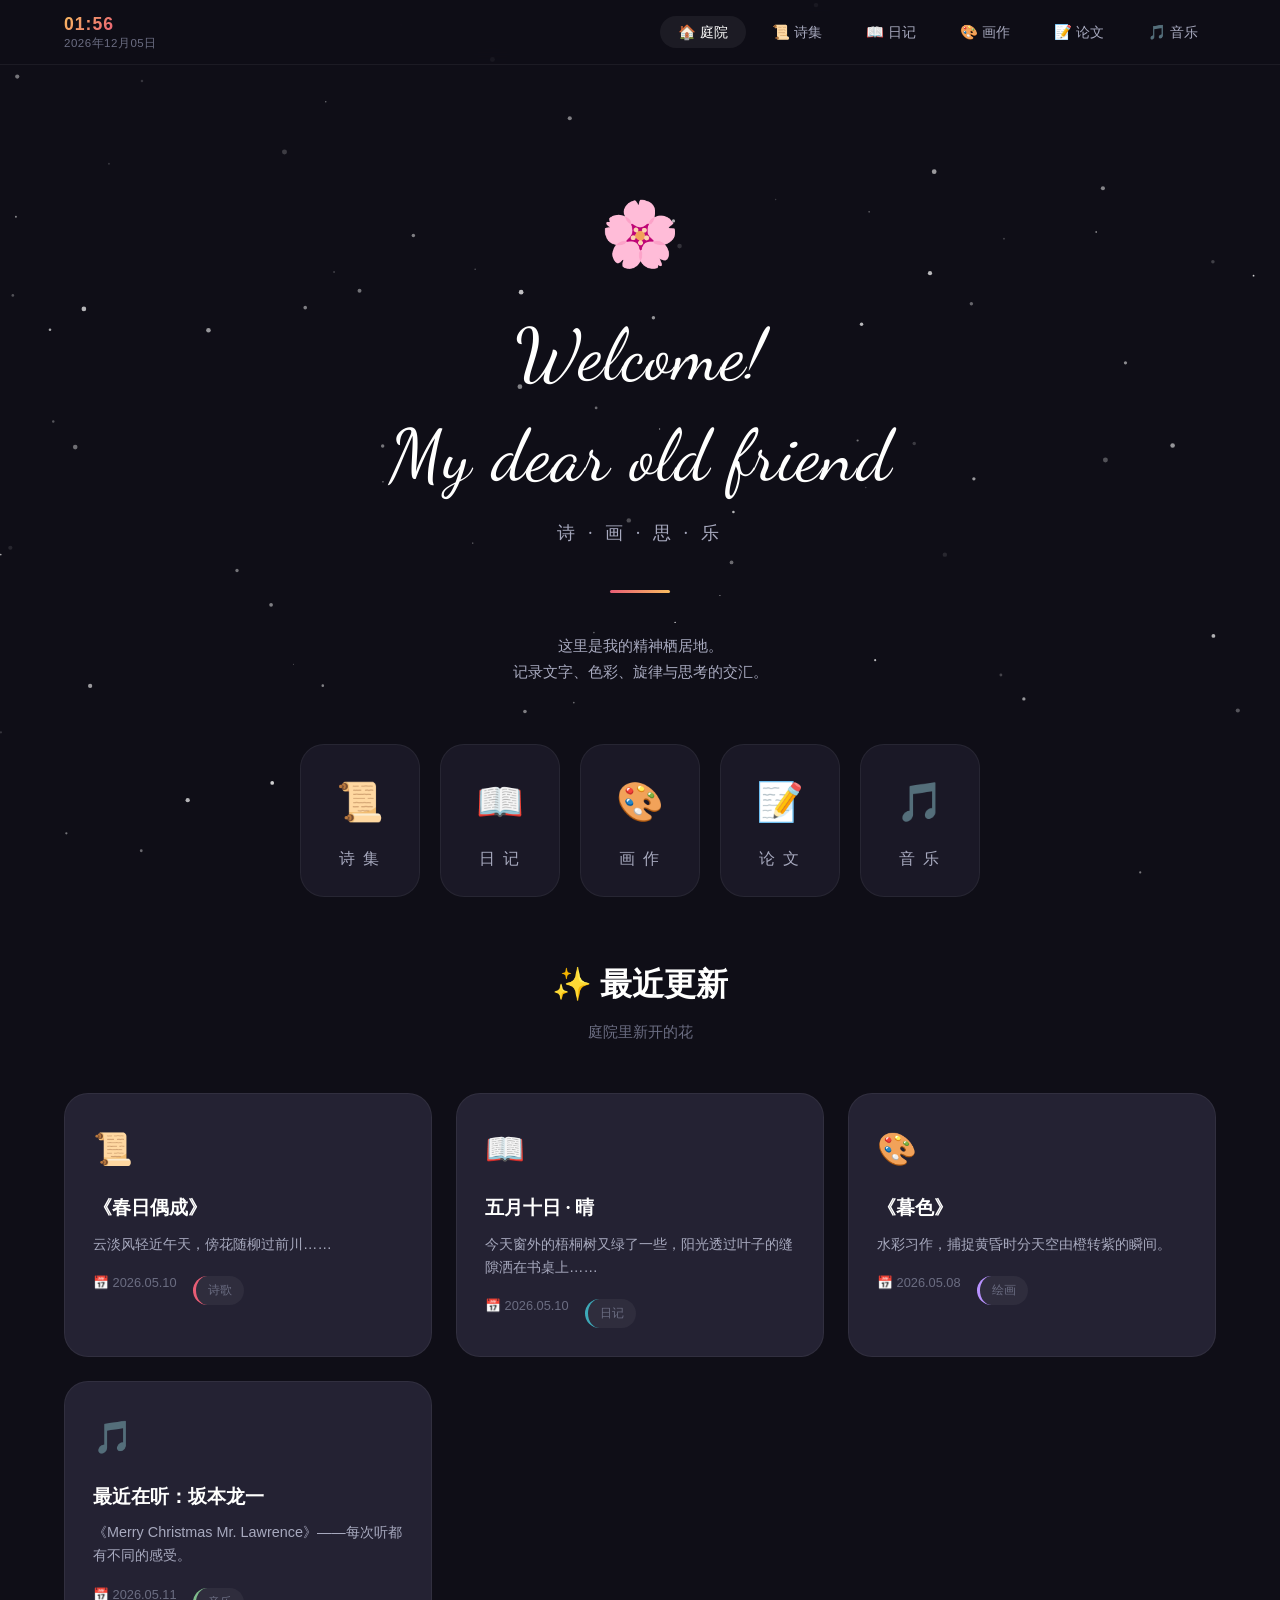
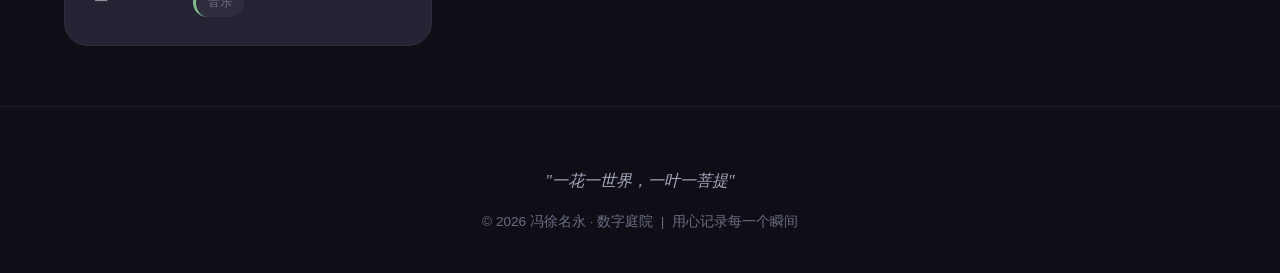
<file: index.html>
<!DOCTYPE html>
<html lang="zh-CN">
<head>
  <meta charset="UTF-8">
  <meta name="viewport" content="width=device-width, initial-scale=1.0">
  <title>冯徐名永 · 数字庭院</title>
  <link rel="stylesheet" href="css/style.css">
  <link href="https://fonts.googleapis.com/css2?family=Dancing+Script:wght@500;700&display=swap" rel="stylesheet">
  <link rel="icon" href="data:image/svg+xml,<svg xmlns='http://www.w3.org/2000/svg' viewBox='0 0 100 100'><text y='.9em' font-size='90'>🌸</text></svg>">
</head>
<body>

  <!-- 星空背景 -->
  <canvas id="particles-canvas"></canvas>

  <!-- 导航栏 -->
  <nav class="navbar" id="navbar">
    <div class="nav-inner">
      <span class="nav-clock" id="navClock"></span>
      <button class="menu-toggle" id="menuToggle" aria-label="菜单">☰</button>
      <ul class="nav-links" id="navLinks">
        <li><a href="index.html" class="active">🏠 庭院</a></li>
        <li><a href="pages/poetry.html">📜 诗集</a></li>
        <li><a href="pages/diary.html">📖 日记</a></li>
        <li><a href="pages/artwork.html">🎨 画作</a></li>
        <li><a href="pages/papers.html">📝 论文</a></li>
        <li><a href="pages/music.html">🎵 音乐</a></li>
      </ul>
    </div>
  </nav>

  <!-- 主内容 -->
  <main class="main-container">

    <!-- 英雄区 -->
    <section class="hero">
      <span class="hero-ornament">🌸</span>
      <h1 class="hero-welcome">
        Welcome!<br>My dear old friend
      </h1>
      <p class="subtitle">诗 · 画 · 思 · 乐</p>
      <div class="hero-divider"></div>
      <p style="color: var(--text-secondary); max-width: 500px; margin: 0 auto; font-size: 0.95rem;">
        这里是我的精神栖居地。<br>记录文字、色彩、旋律与思考的交汇。
      </p>
    </section>

    <!-- 花瓣导航 -->
    <nav class="petal-nav">
      <a href="pages/poetry.html" class="petal-card" style="--accent-color: var(--accent-rose);">
        <span class="petal-icon">📜</span>
        <span class="petal-label">诗 集</span>
      </a>
      <a href="pages/diary.html" class="petal-card" style="--accent-color: var(--accent-teal);">
        <span class="petal-icon">📖</span>
        <span class="petal-label">日 记</span>
      </a>
      <a href="pages/artwork.html" class="petal-card" style="--accent-color: var(--accent-lavender);">
        <span class="petal-icon">🎨</span>
        <span class="petal-label">画 作</span>
      </a>
      <a href="pages/papers.html" class="petal-card" style="--accent-color: var(--accent-gold);">
        <span class="petal-icon">📝</span>
        <span class="petal-label">论 文</span>
      </a>
      <a href="pages/music.html" class="petal-card" style="--accent-color: var(--accent-mint);">
        <span class="petal-icon">🎵</span>
        <span class="petal-label">音 乐</span>
      </a>
    </nav>

    <!-- 最近更新 -->
    <section class="fade-in">
      <div class="section-header">
        <h2>✨ 最近更新</h2>
        <p class="section-desc">庭院里新开的花</p>
      </div>
      <div class="content-grid">
        <div class="content-card">
          <span class="card-icon">📜</span>
          <h3>《春日偶成》</h3>
          <p>云淡风轻近午天，傍花随柳过前川……</p>
          <div class="card-meta">
            <span>📅 2026.05.10</span>
            <span class="tag poetry">诗歌</span>
          </div>
        </div>
        <div class="content-card">
          <span class="card-icon">📖</span>
          <h3>五月十日 · 晴</h3>
          <p>今天窗外的梧桐树又绿了一些，阳光透过叶子的缝隙洒在书桌上……</p>
          <div class="card-meta">
            <span>📅 2026.05.10</span>
            <span class="tag diary">日记</span>
          </div>
        </div>
        <div class="content-card">
          <span class="card-icon">🎨</span>
          <h3>《暮色》</h3>
          <p>水彩习作，捕捉黄昏时分天空由橙转紫的瞬间。</p>
          <div class="card-meta">
            <span>📅 2026.05.08</span>
            <span class="tag art">绘画</span>
          </div>
        </div>
        <div class="content-card">
          <span class="card-icon">🎵</span>
          <h3>最近在听：坂本龙一</h3>
          <p>《Merry Christmas Mr. Lawrence》——每次听都有不同的感受。</p>
          <div class="card-meta">
            <span>📅 2026.05.11</span>
            <span class="tag music">音乐</span>
          </div>
        </div>
      </div>
    </section>

  </main>

  <!-- 页脚 -->
  <footer class="footer">
    <p class="footer-quote">"一花一世界，一叶一菩提"</p>
    <p>© 2026 冯徐名永 · 数字庭院 &nbsp;|&nbsp; 用心记录每一个瞬间</p>
  </footer>

  <script src="js/main.js"></script>
</body>
</html>
</file>
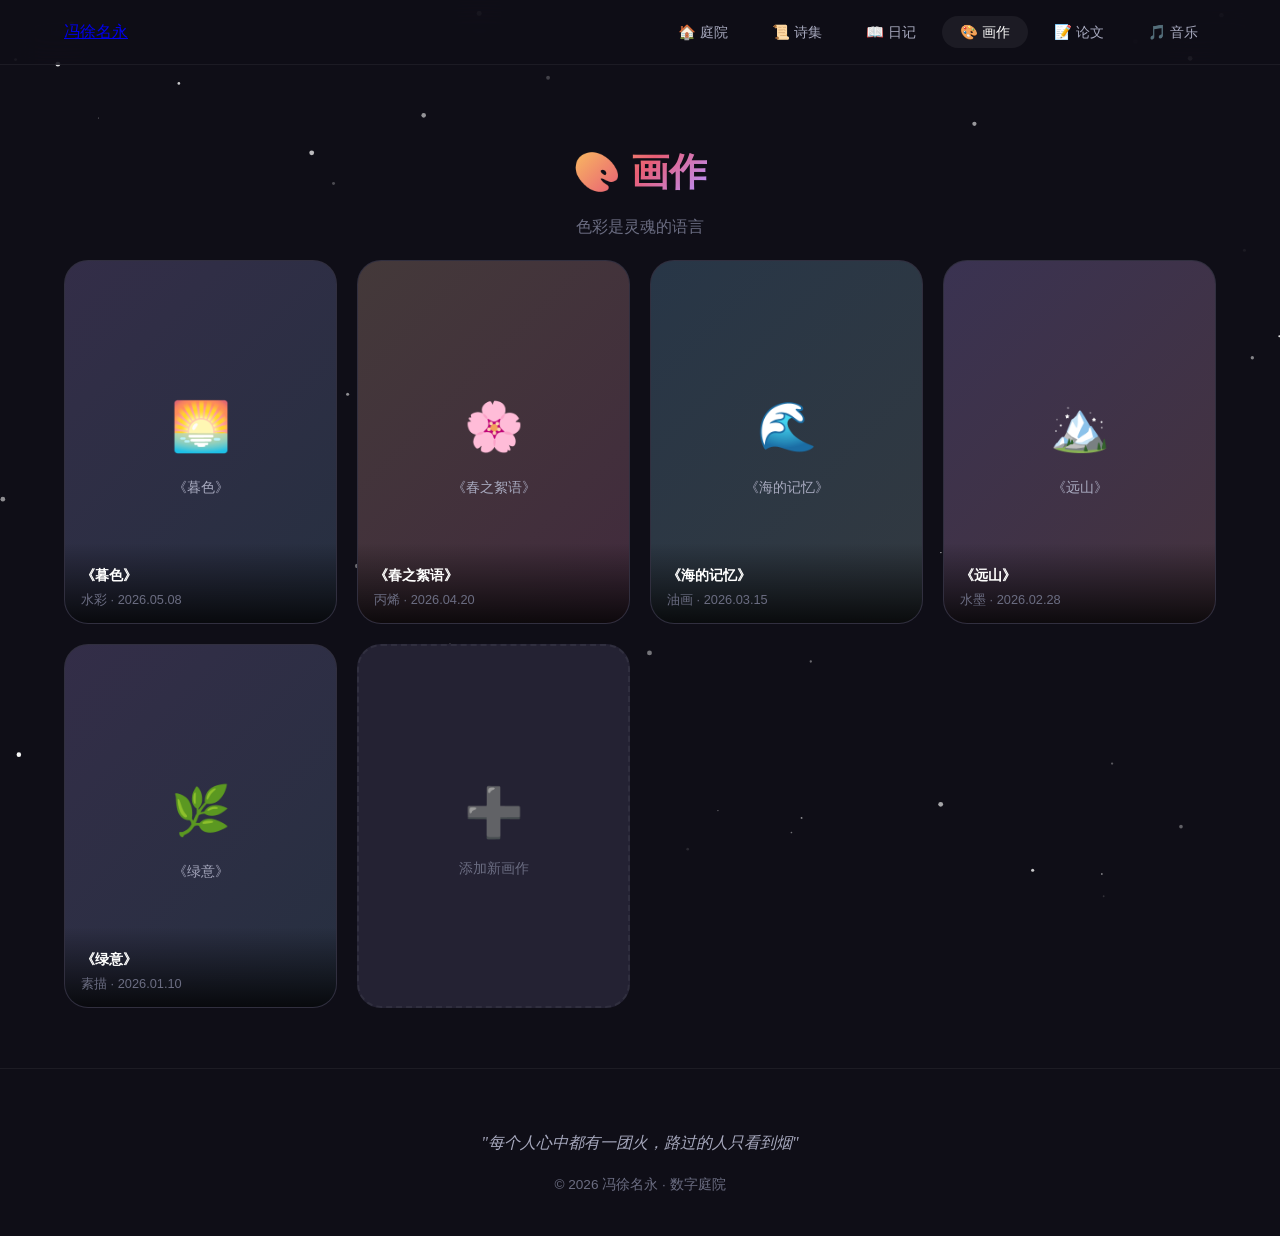
<file: pages/artwork.html>
<!DOCTYPE html>
<html lang="zh-CN">
<head>
  <meta charset="UTF-8">
  <meta name="viewport" content="width=device-width, initial-scale=1.0">
  <title>画作 · 冯徐名永</title>
  <link rel="stylesheet" href="../css/style.css">
  <link rel="icon" href="data:image/svg+xml,<svg xmlns='http://www.w3.org/2000/svg' viewBox='0 0 100 100'><text y='.9em' font-size='90'>🎨</text></svg>">
</head>
<body>
  <canvas id="particles-canvas"></canvas>

  <nav class="navbar" id="navbar">
    <div class="nav-inner">
      <a href="../index.html" class="nav-brand">冯徐名永</a>
      <button class="menu-toggle" id="menuToggle" aria-label="菜单">☰</button>
      <ul class="nav-links" id="navLinks">
        <li><a href="../index.html">🏠 庭院</a></li>
        <li><a href="poetry.html">📜 诗集</a></li>
        <li><a href="diary.html">📖 日记</a></li>
        <li><a href="artwork.html" class="active">🎨 画作</a></li>
        <li><a href="papers.html">📝 论文</a></li>
        <li><a href="music.html">🎵 音乐</a></li>
      </ul>
    </div>
  </nav>

  <main class="main-container">
    <div class="page-header">
      <h1><span class="gradient-text">🎨 画作</span></h1>
      <p>色彩是灵魂的语言</p>
    </div>

    <!-- 画廊 -->
    <div class="gallery fade-in">
      <div class="gallery-item">
        <div class="gallery-placeholder">
          🌅
          <span>《暮色》</span>
        </div>
        <div class="gallery-caption">
          <strong>《暮色》</strong><br>
          <span style="font-size:0.8rem;color:var(--text-muted);">水彩 · 2026.05.08</span>
        </div>
      </div>

      <div class="gallery-item">
        <div class="gallery-placeholder" style="background:linear-gradient(135deg, rgba(249,188,96,0.15), rgba(232,93,117,0.15));">
          🌸
          <span>《春之絮语》</span>
        </div>
        <div class="gallery-caption">
          <strong>《春之絮语》</strong><br>
          <span style="font-size:0.8rem;color:var(--text-muted);">丙烯 · 2026.04.20</span>
        </div>
      </div>

      <div class="gallery-item">
        <div class="gallery-placeholder" style="background:linear-gradient(135deg, rgba(61,169,184,0.15), rgba(127,188,140,0.15));">
          🌊
          <span>《海的记忆》</span>
        </div>
        <div class="gallery-caption">
          <strong>《海的记忆》</strong><br>
          <span style="font-size:0.8rem;color:var(--text-muted);">油画 · 2026.03.15</span>
        </div>
      </div>

      <div class="gallery-item">
        <div class="gallery-placeholder" style="background:linear-gradient(135deg, rgba(184,146,255,0.15), rgba(255,142,122,0.15));">
          🏔️
          <span>《远山》</span>
        </div>
        <div class="gallery-caption">
          <strong>《远山》</strong><br>
          <span style="font-size:0.8rem;color:var(--text-muted);">水墨 · 2026.02.28</span>
        </div>
      </div>

      <div class="gallery-item">
        <div class="gallery-placeholder">
          🌿
          <span>《绿意》</span>
        </div>
        <div class="gallery-caption">
          <strong>《绿意》</strong><br>
          <span style="font-size:0.8rem;color:var(--text-muted);">素描 · 2026.01.10</span>
        </div>
      </div>

      <div class="gallery-item" style="display:flex;align-items:center;justify-content:center;background:var(--bg-card);border:2px dashed var(--border-subtle);">
        <div style="text-align:center;color:var(--text-muted);">
          <span style="font-size:3rem;display:block;">➕</span>
          <span style="font-size:0.9rem;">添加新画作</span>
        </div>
      </div>
    </div>
  </main>

  <footer class="footer">
    <p class="footer-quote">"每个人心中都有一团火，路过的人只看到烟"</p>
    <p>© 2026 冯徐名永 · 数字庭院</p>
  </footer>

  <script src="../js/main.js"></script>
</body>
</html>
</file>
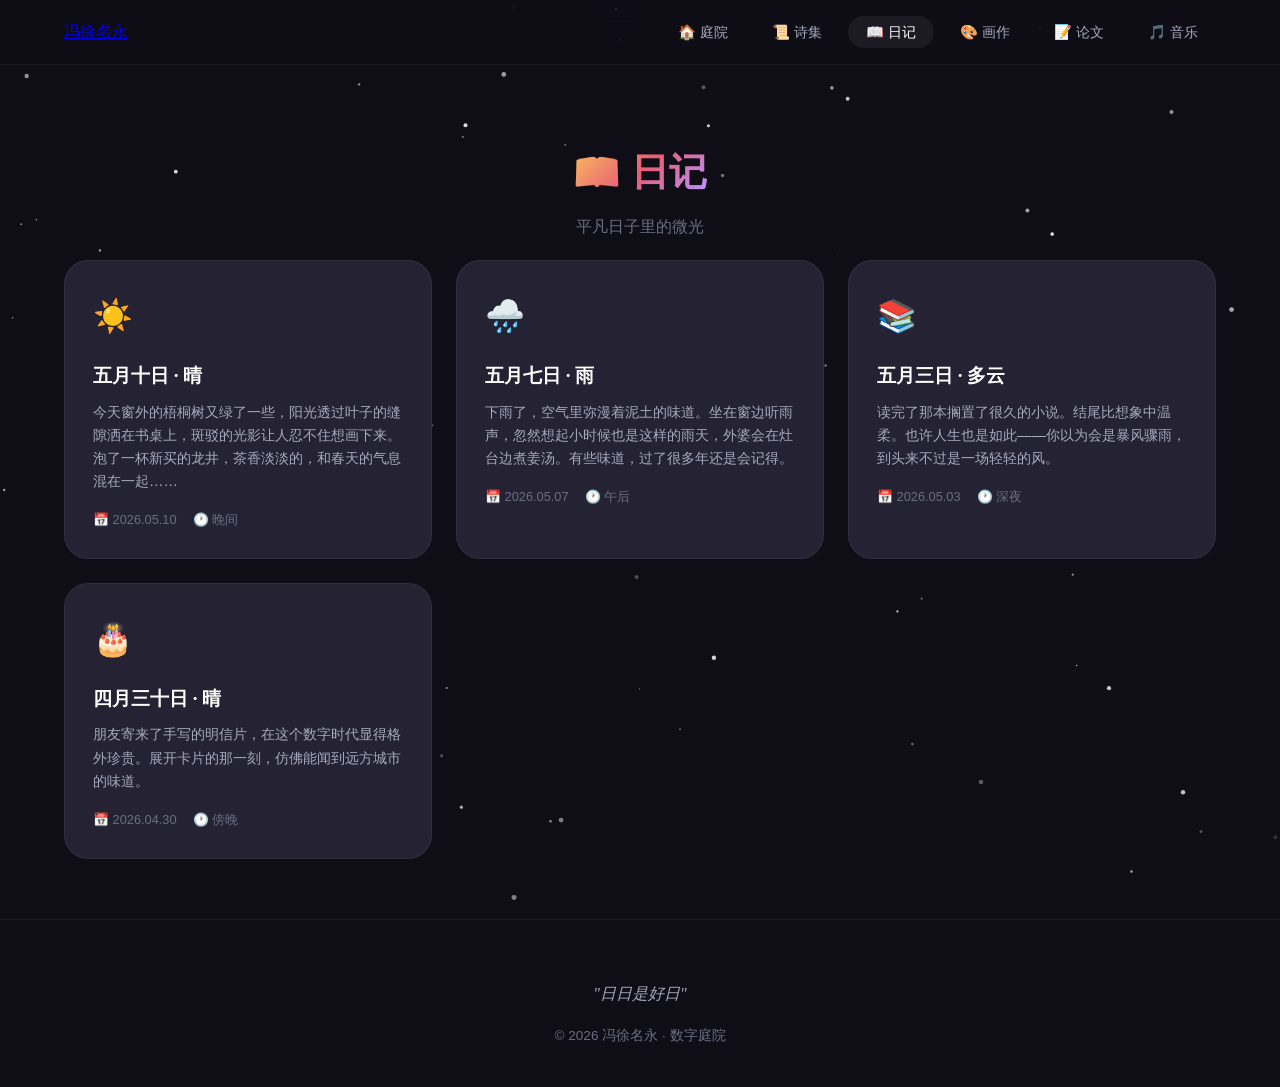
<file: pages/diary.html>
<!DOCTYPE html>
<html lang="zh-CN">
<head>
  <meta charset="UTF-8">
  <meta name="viewport" content="width=device-width, initial-scale=1.0">
  <title>日记 · 冯徐名永</title>
  <link rel="stylesheet" href="../css/style.css">
  <link rel="icon" href="data:image/svg+xml,<svg xmlns='http://www.w3.org/2000/svg' viewBox='0 0 100 100'><text y='.9em' font-size='90'>📖</text></svg>">
</head>
<body>
  <canvas id="particles-canvas"></canvas>

  <nav class="navbar" id="navbar">
    <div class="nav-inner">
      <a href="../index.html" class="nav-brand">冯徐名永</a>
      <button class="menu-toggle" id="menuToggle" aria-label="菜单">☰</button>
      <ul class="nav-links" id="navLinks">
        <li><a href="../index.html">🏠 庭院</a></li>
        <li><a href="poetry.html">📜 诗集</a></li>
        <li><a href="diary.html" class="active">📖 日记</a></li>
        <li><a href="artwork.html">🎨 画作</a></li>
        <li><a href="papers.html">📝 论文</a></li>
        <li><a href="music.html">🎵 音乐</a></li>
      </ul>
    </div>
  </nav>

  <main class="main-container">
    <div class="page-header">
      <h1><span class="gradient-text">📖 日记</span></h1>
      <p>平凡日子里的微光</p>
    </div>

    <div class="content-grid fade-in">
      <div class="content-card">
        <span class="card-icon">☀️</span>
        <h3>五月十日 · 晴</h3>
        <p>今天窗外的梧桐树又绿了一些，阳光透过叶子的缝隙洒在书桌上，斑驳的光影让人忍不住想画下来。泡了一杯新买的龙井，茶香淡淡的，和春天的气息混在一起……</p>
        <div class="card-meta">
          <span>📅 2026.05.10</span>
          <span>🕐 晚间</span>
        </div>
      </div>

      <div class="content-card">
        <span class="card-icon">🌧️</span>
        <h3>五月七日 · 雨</h3>
        <p>下雨了，空气里弥漫着泥土的味道。坐在窗边听雨声，忽然想起小时候也是这样的雨天，外婆会在灶台边煮姜汤。有些味道，过了很多年还是会记得。</p>
        <div class="card-meta">
          <span>📅 2026.05.07</span>
          <span>🕐 午后</span>
        </div>
      </div>

      <div class="content-card">
        <span class="card-icon">📚</span>
        <h3>五月三日 · 多云</h3>
        <p>读完了那本搁置了很久的小说。结尾比想象中温柔。也许人生也是如此——你以为会是暴风骤雨，到头来不过是一场轻轻的风。</p>
        <div class="card-meta">
          <span>📅 2026.05.03</span>
          <span>🕐 深夜</span>
        </div>
      </div>

      <div class="content-card">
        <span class="card-icon">🎂</span>
        <h3>四月三十日 · 晴</h3>
        <p>朋友寄来了手写的明信片，在这个数字时代显得格外珍贵。展开卡片的那一刻，仿佛能闻到远方城市的味道。</p>
        <div class="card-meta">
          <span>📅 2026.04.30</span>
          <span>🕐 傍晚</span>
        </div>
      </div>
    </div>
  </main>

  <footer class="footer">
    <p class="footer-quote">"日日是好日"</p>
    <p>© 2026 冯徐名永 · 数字庭院</p>
  </footer>

  <script src="../js/main.js"></script>
</body>
</html>
</file>
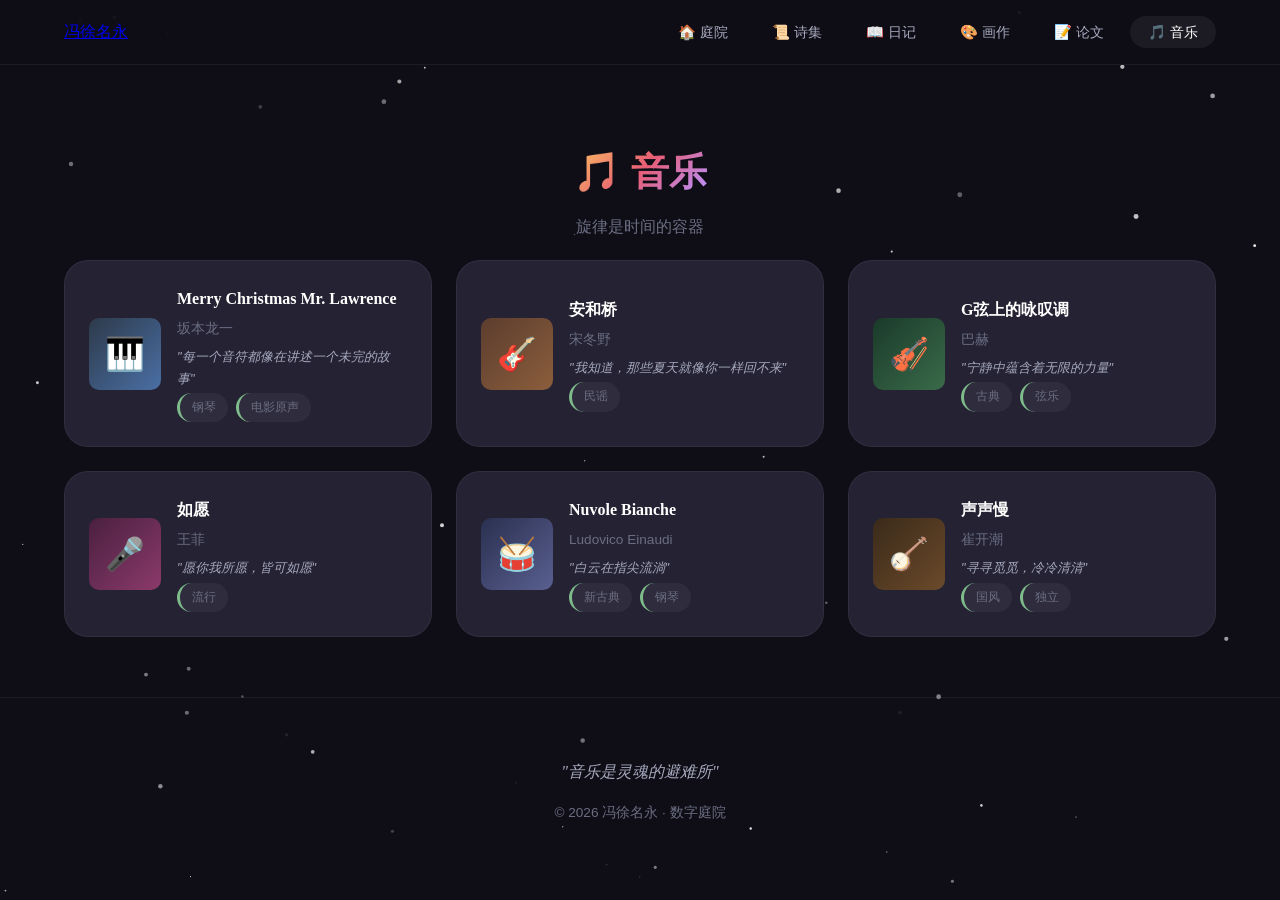
<file: pages/music.html>
<!DOCTYPE html>
<html lang="zh-CN">
<head>
  <meta charset="UTF-8">
  <meta name="viewport" content="width=device-width, initial-scale=1.0">
  <title>音乐 · 冯徐名永</title>
  <link rel="stylesheet" href="../css/style.css">
  <link rel="icon" href="data:image/svg+xml,<svg xmlns='http://www.w3.org/2000/svg' viewBox='0 0 100 100'><text y='.9em' font-size='90'>🎵</text></svg>">
</head>
<body>
  <canvas id="particles-canvas"></canvas>

  <nav class="navbar" id="navbar">
    <div class="nav-inner">
      <a href="../index.html" class="nav-brand">冯徐名永</a>
      <button class="menu-toggle" id="menuToggle" aria-label="菜单">☰</button>
      <ul class="nav-links" id="navLinks">
        <li><a href="../index.html">🏠 庭院</a></li>
        <li><a href="poetry.html">📜 诗集</a></li>
        <li><a href="diary.html">📖 日记</a></li>
        <li><a href="artwork.html">🎨 画作</a></li>
        <li><a href="papers.html">📝 论文</a></li>
        <li><a href="music.html" class="active">🎵 音乐</a></li>
      </ul>
    </div>
  </nav>

  <main class="main-container">
    <div class="page-header">
      <h1><span class="gradient-text">🎵 音乐</span></h1>
      <p>旋律是时间的容器</p>
    </div>

    <div class="music-grid fade-in">
      <div class="music-card">
        <div class="music-cover" style="background:linear-gradient(135deg, #2d3a4a, #4a6fa5);">🎹</div>
        <div class="music-info">
          <h3>Merry Christmas Mr. Lawrence</h3>
          <p class="artist">坂本龙一</p>
          <p class="note">"每一个音符都像在讲述一个未完的故事"</p>
          <span class="tag music">钢琴</span>
          <span class="tag music">电影原声</span>
        </div>
      </div>

      <div class="music-card">
        <div class="music-cover" style="background:linear-gradient(135deg, #5c3d2e, #8b5e3c);">🎸</div>
        <div class="music-info">
          <h3>安和桥</h3>
          <p class="artist">宋冬野</p>
          <p class="note">"我知道，那些夏天就像你一样回不来"</p>
          <span class="tag music">民谣</span>
        </div>
      </div>

      <div class="music-card">
        <div class="music-cover" style="background:linear-gradient(135deg, #1a3a2a, #3a6b4a);">🎻</div>
        <div class="music-info">
          <h3>G弦上的咏叹调</h3>
          <p class="artist">巴赫</p>
          <p class="note">"宁静中蕴含着无限的力量"</p>
          <span class="tag music">古典</span>
          <span class="tag music">弦乐</span>
        </div>
      </div>

      <div class="music-card">
        <div class="music-cover" style="background:linear-gradient(135deg, #4a2040, #8b3a6a);">🎤</div>
        <div class="music-info">
          <h3>如愿</h3>
          <p class="artist">王菲</p>
          <p class="note">"愿你我所愿，皆可如愿"</p>
          <span class="tag music">流行</span>
        </div>
      </div>

      <div class="music-card">
        <div class="music-cover" style="background:linear-gradient(135deg, #2a3050, #5a6090);">🥁</div>
        <div class="music-info">
          <h3>Nuvole Bianche</h3>
          <p class="artist">Ludovico Einaudi</p>
          <p class="note">"白云在指尖流淌"</p>
          <span class="tag music">新古典</span>
          <span class="tag music">钢琴</span>
        </div>
      </div>

      <div class="music-card">
        <div class="music-cover" style="background:linear-gradient(135deg, #3a2a1a, #6b4a2a);">🪕</div>
        <div class="music-info">
          <h3>声声慢</h3>
          <p class="artist">崔开潮</p>
          <p class="note">"寻寻觅觅，冷冷清清"</p>
          <span class="tag music">国风</span>
          <span class="tag music">独立</span>
        </div>
      </div>
    </div>
  </main>

  <footer class="footer">
    <p class="footer-quote">"音乐是灵魂的避难所"</p>
    <p>© 2026 冯徐名永 · 数字庭院</p>
  </footer>

  <script src="../js/main.js"></script>
</body>
</html>
</file>
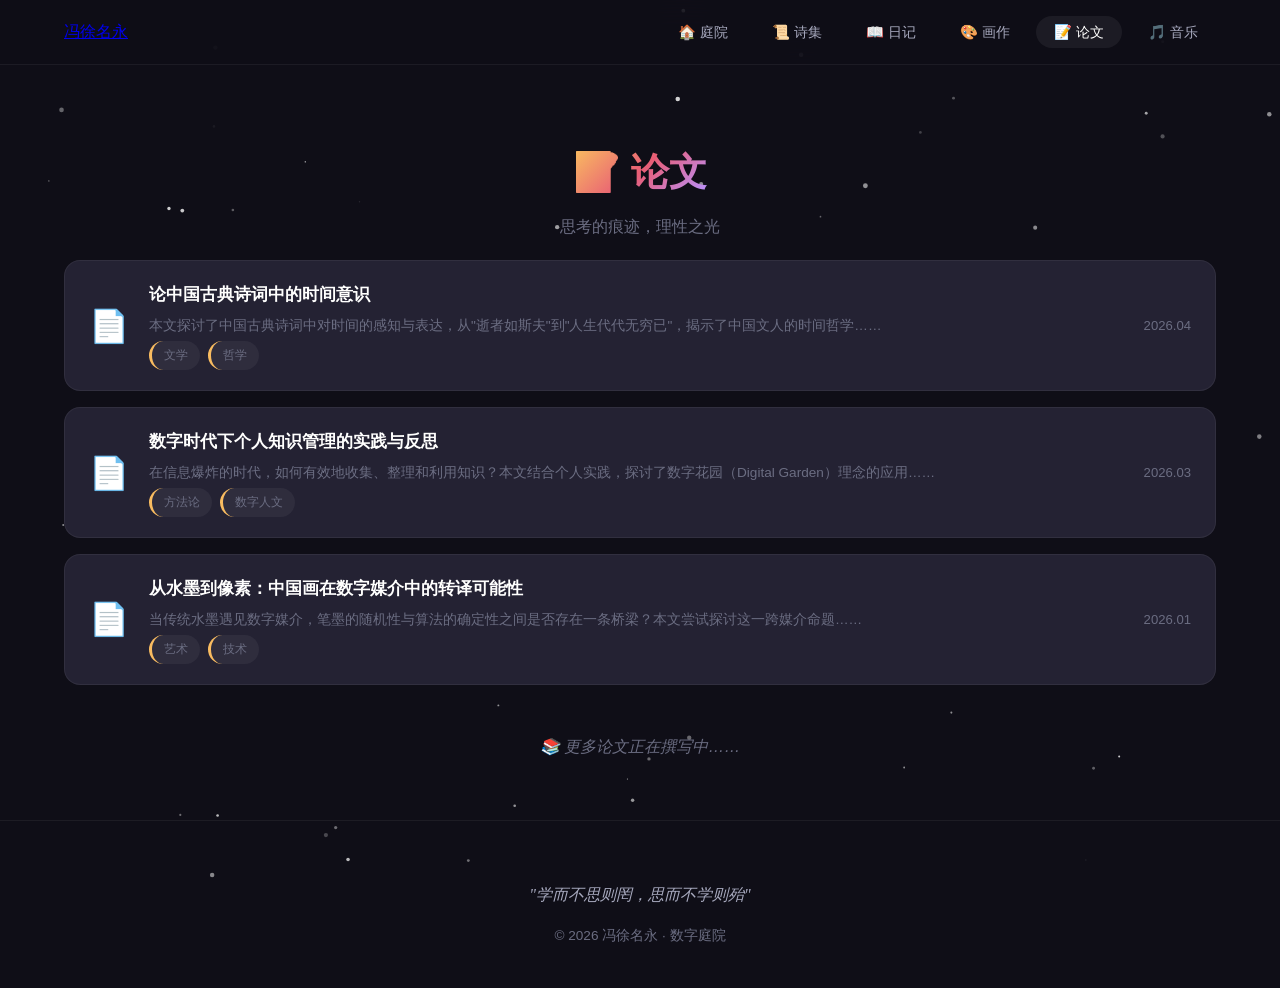
<file: pages/papers.html>
<!DOCTYPE html>
<html lang="zh-CN">
<head>
  <meta charset="UTF-8">
  <meta name="viewport" content="width=device-width, initial-scale=1.0">
  <title>论文 · 冯徐名永</title>
  <link rel="stylesheet" href="../css/style.css">
  <link rel="icon" href="data:image/svg+xml,<svg xmlns='http://www.w3.org/2000/svg' viewBox='0 0 100 100'><text y='.9em' font-size='90'>📝</text></svg>">
</head>
<body>
  <canvas id="particles-canvas"></canvas>

  <nav class="navbar" id="navbar">
    <div class="nav-inner">
      <a href="../index.html" class="nav-brand">冯徐名永</a>
      <button class="menu-toggle" id="menuToggle" aria-label="菜单">☰</button>
      <ul class="nav-links" id="navLinks">
        <li><a href="../index.html">🏠 庭院</a></li>
        <li><a href="poetry.html">📜 诗集</a></li>
        <li><a href="diary.html">📖 日记</a></li>
        <li><a href="artwork.html">🎨 画作</a></li>
        <li><a href="papers.html" class="active">📝 论文</a></li>
        <li><a href="music.html">🎵 音乐</a></li>
      </ul>
    </div>
  </nav>

  <main class="main-container">
    <div class="page-header">
      <h1><span class="gradient-text">📝 论文</span></h1>
      <p>思考的痕迹，理性之光</p>
    </div>

    <div class="list-layout fade-in">
      <div class="list-item">
        <span class="item-icon">📄</span>
        <div class="item-info">
          <h3>论中国古典诗词中的时间意识</h3>
          <p class="item-excerpt">本文探讨了中国古典诗词中对时间的感知与表达，从"逝者如斯夫"到"人生代代无穷已"，揭示了中国文人的时间哲学……</p>
          <span class="tag paper">文学</span>
          <span class="tag paper">哲学</span>
        </div>
        <span class="item-date">2026.04</span>
      </div>

      <div class="list-item">
        <span class="item-icon">📄</span>
        <div class="item-info">
          <h3>数字时代下个人知识管理的实践与反思</h3>
          <p class="item-excerpt">在信息爆炸的时代，如何有效地收集、整理和利用知识？本文结合个人实践，探讨了数字花园（Digital Garden）理念的应用……</p>
          <span class="tag paper">方法论</span>
          <span class="tag paper">数字人文</span>
        </div>
        <span class="item-date">2026.03</span>
      </div>

      <div class="list-item">
        <span class="item-icon">📄</span>
        <div class="item-info">
          <h3>从水墨到像素：中国画在数字媒介中的转译可能性</h3>
          <p class="item-excerpt">当传统水墨遇见数字媒介，笔墨的随机性与算法的确定性之间是否存在一条桥梁？本文尝试探讨这一跨媒介命题……</p>
          <span class="tag paper">艺术</span>
          <span class="tag paper">技术</span>
        </div>
        <span class="item-date">2026.01</span>
      </div>
    </div>

    <p style="text-align:center; margin-top:48px; color:var(--text-muted); font-style:italic;">
      📚 更多论文正在撰写中……
    </p>
  </main>

  <footer class="footer">
    <p class="footer-quote">"学而不思则罔，思而不学则殆"</p>
    <p>© 2026 冯徐名永 · 数字庭院</p>
  </footer>

  <script src="../js/main.js"></script>
</body>
</html>
</file>
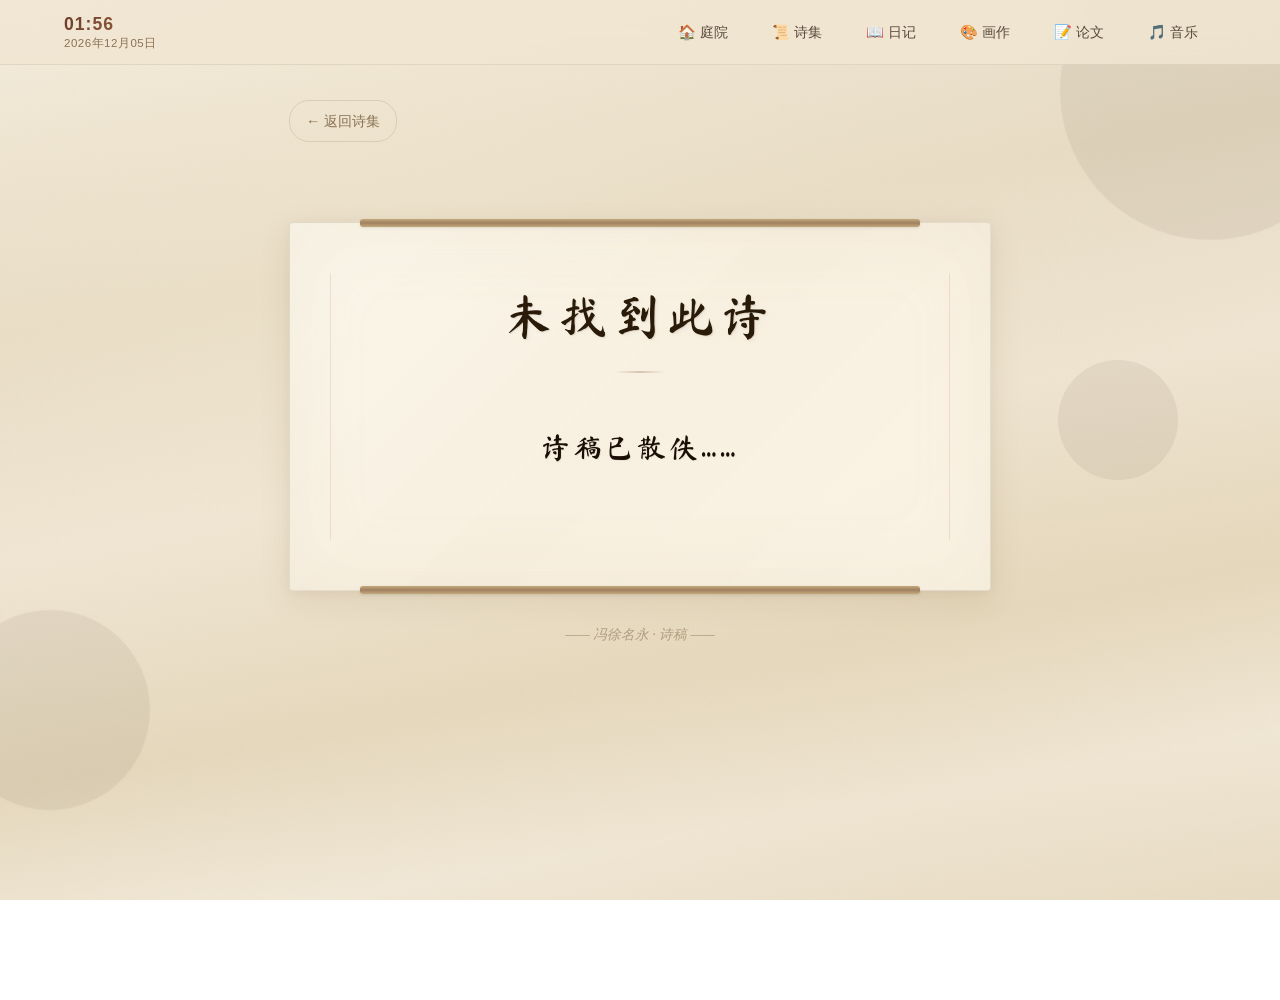
<file: pages/poetry-detail.html>
<!DOCTYPE html>
<html lang="zh-CN">
<head>
  <meta charset="UTF-8">
  <meta name="viewport" content="width=device-width, initial-scale=1.0">
  <title>读诗 · 冯徐名永</title>
  <link href="https://fonts.googleapis.com/css2?family=Ma+Shan+Zheng&display=swap" rel="stylesheet">
  <link rel="stylesheet" href="../css/style.css">
  <style>
    /* ===== 书法详情页 ===== */
    body {
      background:
        /* 宣纸纹理 */
        radial-gradient(ellipse at 30% 20%, rgba(245,235,210,0.3) 0%, transparent 60%),
        radial-gradient(ellipse at 70% 80%, rgba(230,215,185,0.25) 0%, transparent 60%),
        /* 墨色渐变 */
        linear-gradient(170deg,
          #f5efe0 0%,
          #ede3cf 15%,
          #e8dcc4 30%,
          #f0e6d3 50%,
          #e5d8bc 70%,
          #f2e9d8 85%,
          #e8dcc4 100%
        );
      background-attachment: fixed;
      min-height: 100vh;
      color: #3a2a1a;
    }

    /* 宣纸纤维纹理 */
    body::before {
      content: '';
      position: fixed;
      top: 0; left: 0; right: 0; bottom: 0;
      background-image: url("data:image/svg+xml,%3Csvg width='400' height='400' xmlns='http://www.w3.org/2000/svg'%3E%3Cfilter id='noise'%3E%3CfeTurbulence type='fractalNoise' baseFrequency='0.85' numOctaves='4' stitchTiles='stitch'/%3E%3C/filter%3E%3Crect width='100%25' height='100%25' filter='url(%23noise)' opacity='0.03'/%3E%3C/svg%3E");
      pointer-events: none;
      z-index: 0;
    }

    /* 墨点装饰 */
    .ink-splash {
      position: fixed;
      pointer-events: none;
      z-index: 0;
      opacity: 0.06;
      border-radius: 50%;
      background: #2a1a0a;
    }
    .ink-splash.s1 { width: 300px; height: 300px; top: -60px; right: -80px; transform: rotate(15deg); }
    .ink-splash.s2 { width: 200px; height: 200px; bottom: 10%; left: -50px; transform: rotate(-20deg); }
    .ink-splash.s3 { width: 120px; height: 120px; top: 40%; right: 8%; }

    /* 导航栏适配宣纸色 */
    .navbar {
      background: rgba(240,230,210,0.85) !important;
      backdrop-filter: blur(16px);
      border-bottom: 1px solid rgba(139,119,90,0.15) !important;
    }
    .navbar.scrolled {
      background: rgba(235,225,200,0.94) !important;
    }
    .nav-links a { color: #5a4a3a !important; }
    .nav-links a:hover, .nav-links a.active {
      color: #2a1a0a !important;
      background: rgba(139,119,90,0.1) !important;
    }
    .nav-clock { color: #5a4a3a !important; }
    .nav-clock .clock-time {
      background: linear-gradient(135deg, #6b3a2a, #8b5a3a) !important;
      -webkit-background-clip: text !important;
      -webkit-text-fill-color: transparent !important;
      background-clip: text !important;
    }
    .nav-clock .clock-date { color: #8b7355 !important; }
    .menu-toggle { color: #5a4a3a !important; }

    /* 主容器 */
    .detail-container {
      position: relative;
      z-index: 1;
      max-width: 750px;
      margin: 100px auto 60px;
      padding: 0 24px;
    }

    /* 返回按钮 */
    .back-link {
      display: inline-flex;
      align-items: center;
      gap: 8px;
      color: #8b7355;
      text-decoration: none;
      font-family: var(--font-display);
      font-size: 0.9rem;
      margin-bottom: 40px;
      padding: 8px 16px;
      border-radius: 20px;
      transition: all 0.3s;
      border: 1px solid rgba(139,115,85,0.2);
    }
    .back-link:hover {
      background: rgba(139,115,85,0.08);
      color: #5a3a2a;
    }

    /* 诗卷容器 */
    .poem-scroll {
      position: relative;
      background: linear-gradient(135deg,
        rgba(252,248,238,0.9) 0%,
        rgba(248,240,225,0.92) 50%,
        rgba(252,245,232,0.9) 100%
      );
      border: 1px solid rgba(139,119,90,0.2);
      border-radius: 4px;
      padding: 60px 50px;
      box-shadow:
        0 2px 8px rgba(139,119,90,0.08),
        0 8px 32px rgba(100,70,30,0.1),
        inset 0 0 80px rgba(200,180,150,0.15);
    }

    /* 卷轴上下轴 */
    .poem-scroll::before,
    .poem-scroll::after {
      content: '';
      position: absolute;
      left: 10%; right: 10%;
      height: 8px;
      background: linear-gradient(180deg, #c4a87c, #a08060, #c4a87c);
      border-radius: 3px;
      box-shadow: 0 1px 3px rgba(0,0,0,0.1);
    }
    .poem-scroll::before { top: -4px; }
    .poem-scroll::after { bottom: -4px; }

    /* 竖排红线装饰 */
    .red-line {
      position: absolute;
      top: 50px; bottom: 50px;
      width: 1px;
      background: rgba(180,60,40,0.12);
    }
    .red-line.left { left: 40px; }
    .red-line.right { right: 40px; }

    /* 诗题 */
    .poem-title-block {
      text-align: center;
      margin-bottom: 40px;
      position: relative;
    }

    .poem-title {
      font-family: 'Ma Shan Zheng', 'STXingkai', 'KaiTi', 'STKaiti', 'FangSong', var(--font-display);
      font-size: clamp(2rem, 5vw, 3rem);
      font-weight: 400;
      color: #2a1a08;
      letter-spacing: 6px;
      line-height: 1.4;
      text-shadow:
        1px 1px 0 rgba(0,0,0,0.08),
        2px 2px 4px rgba(0,0,0,0.04);
    }

    .poem-title-divider {
      width: 50px;
      height: 2px;
      background: linear-gradient(90deg, transparent, rgba(139,100,60,0.3), transparent);
      margin: 20px auto 0;
    }

    /* 诗句正文 */
    .poem-body {
      font-family: 'Ma Shan Zheng', 'STXingkai', 'KaiTi', 'STKaiti', 'FangSong', var(--font-display);
      font-size: clamp(1.3rem, 3vw, 1.8rem);
      font-weight: 400;
      color: #1a0e04;
      line-height: 2.4;
      letter-spacing: 3px;
      text-shadow:
        1px 1px 0 rgba(0,0,0,0.06),
        0 0 1px rgba(0,0,0,0.02);
    }
    /* 诗模式：居中 */
    .poem-body.mode-shi { text-align: center; white-space: pre-line; }
    /* 词模式：左对齐 + 段首缩进 */
    .poem-body.mode-ci { text-align: left; }
    .poem-body.mode-ci p { text-indent: 2em; margin: 0 0 0.6em; }
    .poem-body.mode-ci p:last-child { margin-bottom: 0; }

    /* 诗/词切换开关 */
    .type-toggle {
      display: flex;
      gap: 0;
      border: 1px solid rgba(139,100,60,0.25);
      border-radius: 20px;
      overflow: hidden;
      margin-left: 12px;
    }
    .type-toggle button {
      padding: 6px 18px;
      border: none;
      background: transparent;
      color: #8b7355;
      cursor: pointer;
      font-family: var(--font-display);
      font-size: 0.85rem;
      letter-spacing: 1px;
      transition: all 0.3s;
    }
    .type-toggle button.active {
      background: rgba(139,100,60,0.15);
      color: #5a3a2a;
      font-weight: 700;
    }
    .type-toggle button:first-child { border-right: 1px solid rgba(139,100,60,0.2); }

    /* 编辑按钮 */
    .edit-btn {
      display: inline-flex; align-items: center; gap: 6px;
      background: transparent; color: #8b7355;
      border: 1px solid rgba(139,115,85,0.25);
      padding: 7px 18px; border-radius: 20px; cursor: pointer;
      font-family: var(--font-display); font-size: 0.85rem;
      letter-spacing: 1px; transition: all 0.3s; margin-left: 8px;
    }
    .edit-btn:hover { background: rgba(139,115,85,0.1); color: #5a3a2a; }

    /* 编辑区 */
    #editArea { display: none; }
    #editArea textarea {
      width: 100%; min-height: 280px; padding: 20px;
      border: 2px solid rgba(139,100,60,0.25); border-radius: 4px;
      background: rgba(255,252,242,0.7);
      font-family: 'Ma Shan Zheng', 'STXingkai', 'KaiTi', serif;
      font-size: 1.2rem; line-height: 2.2; letter-spacing: 2px;
      color: #2a1a08; resize: vertical; outline: none;
    }
    #editArea textarea:focus {
      border-color: rgba(139,100,60,0.5);
      box-shadow: 0 0 0 3px rgba(139,100,60,0.08);
    }
    .edit-actions { display: flex; gap: 12px; justify-content: center; margin-top: 16px; }
    .edit-actions button {
      padding: 8px 24px; border-radius: 20px; cursor: pointer;
      font-family: var(--font-display); letter-spacing: 1px; transition: all 0.3s; border: none;
    }
    .btn-save { background: #6b8a5a; color: #fff; }
    .btn-save:hover { background: #5a7a4a; }
    .btn-cancel { background: transparent; color: #8b7355; border: 1px solid rgba(139,115,85,0.25) !important; }
    .btn-cancel:hover { background: rgba(139,115,85,0.08); }

    /* 音频播放器 */
    .audio-player {
      display: none;
      margin-top: 36px;
      padding: 14px 18px;
      background: rgba(139,100,60,0.06);
      border: 1px solid rgba(139,100,60,0.12);
      border-radius: 8px;
    }
    .audio-player.show { display: block; }
    .audio-player .audio-label {
      font-family: var(--font-display);
      font-size: 0.78rem;
      color: #8b7355;
      letter-spacing: 2px;
      margin-bottom: 8px;
      display: flex;
      align-items: center;
      gap: 6px;
    }
    .audio-player audio {
      width: 100%;
      height: 32px;
      border-radius: 4px;
    }
    /* 自定义 audio 控件配色 */
    .audio-player audio::-webkit-media-controls-panel {
      background: rgba(245,240,228,0.9);
    }
    .audio-player .audio-name {
      font-family: var(--font-body);
      font-size: 0.75rem;
      color: #8b7355;
      margin-left: auto;
      opacity: 0.7;
    }

    /* 编辑区音乐控件 */
    .music-edit-row {
      display: flex;
      align-items: center;
      gap: 8px;
      margin-top: 14px;
      justify-content: center;
    }
    .music-edit-row label {
      font-family: var(--font-display);
      color: #8b7355;
      font-size: 0.85rem;
      letter-spacing: 1px;
      white-space: nowrap;
    }
    .music-edit-row input[type="file"] { display: none; }
    .music-file-btn {
      padding: 7px 16px;
      border: 1px solid rgba(139,100,60,0.25);
      border-radius: 20px;
      background: transparent;
      color: #8b7355;
      cursor: pointer;
      font-family: var(--font-display);
      font-size: 0.82rem;
      letter-spacing: 1px;
      transition: all 0.3s;
    }
    .music-file-btn:hover { background: rgba(139,100,60,0.08); color: #5a3a2a; }
    .music-remove-btn {
      padding: 7px 14px;
      border: 1px solid rgba(200,80,60,0.25);
      border-radius: 20px;
      background: transparent;
      color: #a06050;
      cursor: pointer;
      font-family: var(--font-display);
      font-size: 0.8rem;
      letter-spacing: 1px;
      transition: all 0.3s;
    }
    .music-remove-btn:hover { background: rgba(200,80,60,0.08); }

    /* 日期印章效果 */
    .poem-date-seal {
      text-align: right;
      margin-top: 48px;
      font-family: 'Ma Shan Zheng', 'STXingkai', 'KaiTi', serif;
      font-size: 1rem;
      color: #8b5a3a;
      letter-spacing: 2px;
      opacity: 0.7;
    }

    /* 底部诗句装饰 */
    .poem-footer-note {
      text-align: center;
      margin-top: 32px;
      font-family: var(--font-display);
      font-size: 0.85rem;
      color: #8b7355;
      font-style: italic;
      opacity: 0.6;
    }

    /* 响应式 */
    @media (max-width: 600px) {
      .poem-scroll {
        padding: 40px 28px;
      }
      .red-line.left { left: 18px; }
      .red-line.right { right: 18px; }
      .poem-body {
        font-size: 1.1rem;
        line-height: 2.2;
        letter-spacing: 2px;
      }
    }

    #particles-canvas { display: none; }
  </style>
</head>
<body>

  <!-- 墨点装饰 -->
  <div class="ink-splash s1"></div>
  <div class="ink-splash s2"></div>
  <div class="ink-splash s3"></div>

  <!-- 导航栏 -->
  <nav class="navbar" id="navbar">
    <div class="nav-inner">
      <span class="nav-clock" id="navClock"></span>
      <button class="menu-toggle" id="menuToggle" aria-label="菜单">☰</button>
      <ul class="nav-links" id="navLinks">
        <li><a href="../index.html">🏠 庭院</a></li>
        <li><a href="poetry.html">📜 诗集</a></li>
        <li><a href="diary.html">📖 日记</a></li>
        <li><a href="artwork.html">🎨 画作</a></li>
        <li><a href="papers.html">📝 论文</a></li>
        <li><a href="music.html">🎵 音乐</a></li>
      </ul>
    </div>
  </nav>

  <main class="detail-container">
    <!-- 返回 & 工具栏 -->
    <div style="display:flex; align-items:center; flex-wrap:wrap; gap:8px; margin-bottom:40px;">
      <a href="poetry.html" class="back-link">← 返回诗集</a>
      <div class="type-toggle" id="typeToggle">
        <button id="btnShi" class="active">诗</button>
        <button id="btnCi">词</button>
      </div>
      <button class="edit-btn" id="editBtn">✏️ 编辑</button>
    </div>

    <!-- 诗卷 -->
    <div class="poem-scroll">
      <div class="red-line left"></div>
      <div class="red-line right"></div>

      <div class="poem-title-block">
        <h1 class="poem-title" id="poemTitleDisplay">——</h1>
        <div class="poem-title-divider"></div>
      </div>

      <!-- 查看模式 -->
      <div class="poem-body mode-shi" id="poemContentDisplay">
        加载中……
      </div>

      <!-- 背景音乐播放器 -->
      <div class="audio-player" id="audioPlayer">
        <div class="audio-label">🎵 背景音乐 <span class="audio-name" id="audioName"></span></div>
        <audio id="poemAudio" controls preload="metadata"></audio>
      </div>

      <!-- 编辑模式 -->
      <div id="editArea">
        <textarea id="editTextarea" placeholder="在此修改诗句……"></textarea>
        <div style="display:flex; align-items:center; gap:12px; margin-top:16px; justify-content:center;">
          <label for="editDate" style="font-family:var(--font-display); color:#8b7355; font-size:0.9rem; letter-spacing:1px;">📅 创作日期</label>
          <input type="text" id="editDate" placeholder="如：2026.05.11" style="
            padding:8px 14px; border:1px solid rgba(139,100,60,0.25); border-radius:4px;
            background:rgba(255,252,242,0.7); font-family:var(--font-display);
            font-size:0.95rem; color:#2a1a08; outline:none; width:160px; text-align:center;
            letter-spacing:1px;
          ">
        </div>
        <!-- 卡片图片 -->
        <div class="music-edit-row">
          <label>🖼️ 卡片图片</label>
          <input type="file" id="imgFileInput" accept="image/*" style="display:none;">
          <label for="imgFileInput" class="music-file-btn" style="cursor:pointer;">📁 选择图片</label>
          <span id="imgFileName" style="font-size:0.78rem;color:#8b7355;max-width:140px;overflow:hidden;text-overflow:ellipsis;white-space:nowrap;"></span>
          <button class="music-remove-btn" id="imgRemoveBtn" style="display:none;">✕ 移除</button>
        </div>
        <!-- 背景音乐 -->
        <div class="music-edit-row">
          <label>🎵 背景音乐</label>
          <input type="file" id="musicFileInput" accept="audio/*" style="display:none;">
          <label for="musicFileInput" class="music-file-btn" style="cursor:pointer;">📁 选择音频文件</label>
          <span id="musicFileName" style="font-size:0.78rem;color:#8b7355;max-width:140px;overflow:hidden;text-overflow:ellipsis;white-space:nowrap;"></span>
          <button class="music-remove-btn" id="musicRemoveBtn" style="display:none;">✕ 移除</button>
        </div>
        <div class="edit-actions">
          <button class="btn-save" id="saveEdit">💾 保存修改</button>
          <button class="btn-cancel" id="cancelEdit">取消</button>
        </div>
      </div>

      <div class="poem-date-seal" id="poemDateDisplay"></div>
    </div>

    <p class="poem-footer-note">—— 冯徐名永 · 诗稿 ——</p>
  </main>

  <script src="../js/main.js"></script>
  <script>
    // 从 URL 获取诗歌 ID
    const params = new URLSearchParams(window.location.search);
    const poemId = params.get('id');

    const poems = JSON.parse(localStorage.getItem('fxmy_poems') || '[]');
    const poem = poems.find(p => p.id === poemId);

    const poemIndex = poems.findIndex(p => p.id === poemId);

    function escapeHtml(str) {
      const div = document.createElement('div');
      div.textContent = str;
      return div.innerHTML;
    }

    // 确保 poem 有 type 字段
    if (poem && !poem.type) { poem.type = '诗'; }

    const contentDisplay = document.getElementById('poemContentDisplay');
    const btnShi = document.getElementById('btnShi');
    const btnCi = document.getElementById('btnCi');

    function applyType() {
      btnShi.classList.toggle('active', poem.type === '诗');
      btnCi.classList.toggle('active', poem.type === '词');
      contentDisplay.className = 'poem-body ' + (poem.type === '诗' ? 'mode-shi' : 'mode-ci');

      if (poem.type === '诗') {
        contentDisplay.textContent = poem.content;
      } else {
        // 词：按空行分段，每段 <p> 标签，text-indent 由 CSS 控制
        const paragraphs = poem.content.split(/\n\n+/);
        contentDisplay.innerHTML = paragraphs.map(p =>
          '<p>' + p.trim().split('\n').map(l => escapeHtml(l)).join('<br>') + '</p>'
        ).join('');
      }
    }

    // ===== IndexedDB 音频存储 =====
    function openAudioDB() {
      return new Promise((resolve, reject) => {
        const req = indexedDB.open('fxmy_poetry', 1);
        req.onupgradeneeded = () => { req.result.createObjectStore('audio'); };
        req.onsuccess = () => resolve(req.result);
        req.onerror = () => reject(req.error);
      });
    }

    function loadAudio(poemId) {
      return openAudioDB().then(db => {
        return new Promise((resolve) => {
          const tx = db.transaction('audio', 'readonly');
          const req = tx.objectStore('audio').get(poemId);
          req.onsuccess = () => resolve(req.result);
          req.onerror = () => resolve(null);
        });
      });
    }

    function saveAudio(poemId, blob, name) {
      return openAudioDB().then(db => {
        return new Promise((resolve, reject) => {
          const tx = db.transaction('audio', 'readwrite');
          tx.objectStore('audio').put({ blob, name }, poemId);
          tx.oncomplete = () => resolve();
          tx.onerror = reject;
        });
      });
    }

    function deleteAudio(poemId) {
      return openAudioDB().then(db => {
        return new Promise((resolve) => {
          const tx = db.transaction('audio', 'readwrite');
          tx.objectStore('audio').delete(poemId);
          tx.oncomplete = () => resolve();
        });
      });
    }

    // 图片 IndexedDB（与列表页共享 fxmy_poetry_img 库）
    function openImgDB() {
      return new Promise((resolve, reject) => {
        const req = indexedDB.open('fxmy_poetry_img', 1);
        req.onupgradeneeded = () => { req.result.createObjectStore('images'); };
        req.onsuccess = () => resolve(req.result);
        req.onerror = () => reject(req.error);
      });
    }
    function saveImg(poemId, blob, name) {
      return openImgDB().then(db => {
        return new Promise((resolve, reject) => {
          const tx = db.transaction('images', 'readwrite');
          tx.objectStore('images').put({ blob, name }, poemId);
          tx.oncomplete = () => resolve();
          tx.onerror = reject;
        });
      });
    }
    function loadImg(poemId) {
      return openImgDB().then(db => {
        return new Promise((resolve) => {
          const tx = db.transaction('images', 'readonly');
          const req = tx.objectStore('images').get(poemId);
          req.onsuccess = () => resolve(req.result);
          req.onerror = () => resolve(null);
        });
      });
    }
    function deleteImg(poemId) {
      return openImgDB().then(db => {
        return new Promise((resolve) => {
          const tx = db.transaction('images', 'readwrite');
          tx.objectStore('images').delete(poemId);
          tx.oncomplete = () => resolve();
        });
      });
    }

    // ===== 音频播放器 =====
    const audioPlayer = document.getElementById('audioPlayer');
    const poemAudio = document.getElementById('poemAudio');
    const audioNameSpan = document.getElementById('audioName');
    let currentAudioUrl = null;

    function showAudioPlayer() {
      if (!poem) return;
      loadAudio(poem.id).then(data => {
        if (data && data.blob) {
          if (currentAudioUrl) URL.revokeObjectURL(currentAudioUrl);
          currentAudioUrl = URL.createObjectURL(data.blob);
          poemAudio.src = currentAudioUrl;
          audioNameSpan.textContent = data.name || '';
          audioPlayer.classList.add('show');
        } else if (poem.bgMusic && poem.bgMusic.trim()) {
          poemAudio.src = poem.bgMusic;
          audioNameSpan.textContent = poem.bgMusic.split('/').pop();
          audioPlayer.classList.add('show');
        } else {
          audioPlayer.classList.remove('show');
        }
      });
    }

    function renderPoem() {
      if (poem) {
        document.title = '《' + poem.title + '》 · 冯徐名永';
        document.getElementById('poemTitleDisplay').textContent = '《' + poem.title + '》';
        applyType();
        document.getElementById('poemDateDisplay').textContent = poem.date;
        showAudioPlayer();
      } else {
        document.getElementById('poemTitleDisplay').textContent = '未找到此诗';
        contentDisplay.textContent = '诗稿已散佚……';
        document.getElementById('poemDateDisplay').textContent = '';
        audioPlayer.classList.remove('show');
        document.getElementById('typeToggle').style.display = 'none';
        document.getElementById('editBtn').style.display = 'none';
      }
    }
    renderPoem();

    // ===== 音乐编辑控件 =====
    const editBtn = document.getElementById('editBtn');
    const editArea = document.getElementById('editArea');
    const editTextarea = document.getElementById('editTextarea');
    let pendingAudioFile = null;
    let pendingImgFile = null;
    const musicFileInput = document.getElementById('musicFileInput');
    const musicFileName = document.getElementById('musicFileName');
    const musicRemoveBtn = document.getElementById('musicRemoveBtn');
    const imgFileInput = document.getElementById('imgFileInput');
    const imgFileName = document.getElementById('imgFileName');
    const imgRemoveBtn = document.getElementById('imgRemoveBtn');

    musicFileInput.addEventListener('change', () => {
      const file = musicFileInput.files[0];
      if (file) {
        pendingAudioFile = file;
        musicFileName.textContent = file.name;
        musicRemoveBtn.style.display = '';
      }
    });

    musicRemoveBtn.addEventListener('click', () => {
      pendingAudioFile = null;
      musicFileInput.value = '';
      musicFileName.textContent = '';
      musicRemoveBtn.style.display = 'none';
    });

    // 图片控件
    imgFileInput.addEventListener('change', () => {
      const file = imgFileInput.files[0];
      if (file) {
        pendingImgFile = file;
        imgFileName.textContent = file.name;
        imgRemoveBtn.style.display = '';
      }
    });

    imgRemoveBtn.addEventListener('click', () => {
      pendingImgFile = null;
      imgFileInput.value = '';
      imgFileName.textContent = '';
      imgRemoveBtn.style.display = 'none';
    });

    // 编辑按钮打开时重置音乐/图片状态
    editBtn.addEventListener('click', () => {
      editTextarea.value = poem.content;
      document.getElementById('editDate').value = poem.date || '';
      pendingAudioFile = null;
      pendingImgFile = null;
      musicFileInput.value = '';
      musicRemoveBtn.style.display = 'none';
      imgFileInput.value = '';
      imgRemoveBtn.style.display = 'none';
      // 检查当前是否有音乐和图片
      loadAudio(poem.id).then(data => {
        if (data && data.blob) {
          musicFileName.textContent = data.name || '(已有音乐)';
          musicRemoveBtn.style.display = '';
        } else { musicFileName.textContent = ''; }
      });
      loadImg(poem.id).then(data => {
        if (data && data.blob) {
          imgFileName.textContent = data.name || '(已有图片)';
          imgRemoveBtn.style.display = '';
        } else { imgFileName.textContent = ''; }
      });
      contentDisplay.style.display = 'none';
      editArea.style.display = 'block';
      editBtn.style.display = 'none';
      document.getElementById('typeToggle').style.display = 'none';
      editTextarea.focus();
    });

    // 保存时处理音乐
    document.getElementById('saveEdit').addEventListener('click', async () => {
      const newContent = editTextarea.value.trim();
      if (!newContent) { alert('诗句不能为空'); return; }
      const newDate = document.getElementById('editDate').value.trim();

      // 处理音频
      if (pendingAudioFile) {
        await saveAudio(poem.id, pendingAudioFile, pendingAudioFile.name);
      } else if (musicRemoveBtn.style.display === 'none' && musicFileName.textContent === '') {
        await deleteAudio(poem.id);
      }

      // 处理图片
      if (pendingImgFile) {
        await saveImg(poem.id, pendingImgFile, pendingImgFile.name);
      } else if (imgRemoveBtn.style.display === 'none' && imgFileName.textContent === '') {
        await deleteImg(poem.id);
      }

      poem.content = newContent;
      if (newDate) { poem.date = newDate; }
      poems[poemIndex] = poem;
      localStorage.setItem('fxmy_poems', JSON.stringify(poems));
      applyType();
      document.getElementById('poemDateDisplay').textContent = poem.date;
      showAudioPlayer();
      contentDisplay.style.display = '';
      editArea.style.display = 'none';
      editBtn.style.display = '';
      document.getElementById('typeToggle').style.display = '';
    });

    // 诗/词切换
    btnShi.addEventListener('click', () => {
      if (poem.type === '诗') return;
      poem.type = '诗';
      poems[poemIndex] = poem;
      localStorage.setItem('fxmy_poems', JSON.stringify(poems));
      applyType();
    });
    btnCi.addEventListener('click', () => {
      if (poem.type === '词') return;
      poem.type = '词';
      poems[poemIndex] = poem;
      localStorage.setItem('fxmy_poems', JSON.stringify(poems));
      applyType();
    });

    // 编辑功能
    document.getElementById('cancelEdit').addEventListener('click', () => {
      contentDisplay.style.display = '';
      editArea.style.display = 'none';
      editBtn.style.display = '';
      document.getElementById('typeToggle').style.display = '';
    });
  </script>
</body>
</html>
</file>
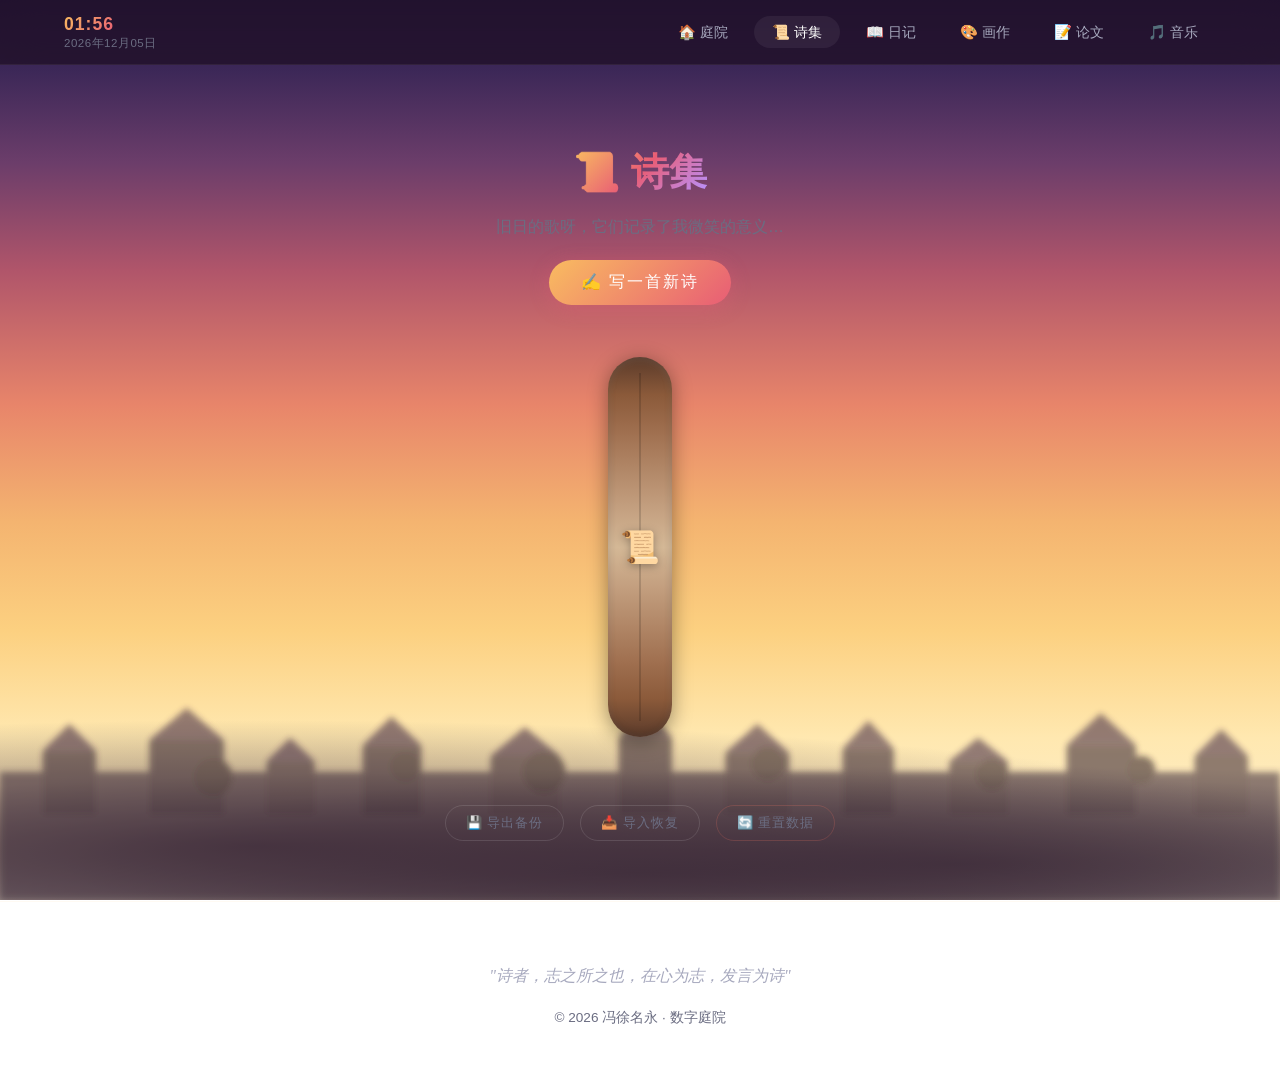
<file: pages/poetry.html>
<!DOCTYPE html>
<html lang="zh-CN">
<head>
  <meta charset="UTF-8">
  <meta name="viewport" content="width=device-width, initial-scale=1.0">
  <title>诗集 · 冯徐名永</title>
  <link rel="stylesheet" href="../css/style.css">
  <link rel="icon" href="data:image/svg+xml,<svg xmlns='http://www.w3.org/2000/svg' viewBox='0 0 100 100'><text y='.9em' font-size='90'>📜</text></svg>">
  <style>
    /* ===== 田园晚霞主题 ===== */
    body {
      background:
        /* 虚化村庄剪影 */
        url("data:image/svg+xml,%3Csvg xmlns='http://www.w3.org/2000/svg' viewBox='0 0 1200 300'%3E%3Cdefs%3E%3Cfilter id='blur'%3E%3CfeGaussianBlur stdDeviation='3'/%3E%3C/filter%3E%3C/defs%3E%3Cg filter='url(%23blur)' opacity='0.55'%3E%3Crect x='0' y='180' width='1200' height='120' fill='%233d2b3a'/%3E%3Crect x='40' y='160' width='50' height='60' rx='2' fill='%232d1b2e'/%3E%3Cpolygon points='40,160 65,135 90,160' fill='%233a2040'/%3E%3Crect x='140' y='150' width='70' height='70' rx='2' fill='%232d1b2e'/%3E%3Cpolygon points='140,150 175,120 210,150' fill='%233a2040'/%3E%3Crect x='250' y='170' width='45' height='50' rx='2' fill='%23352033'/%3E%3Cpolygon points='250,170 272,148 295,170' fill='%233a2040'/%3E%3Crect x='340' y='155' width='55' height='65' rx='2' fill='%232d1b2e'/%3E%3Cpolygon points='340,155 367,128 395,155' fill='%233a2040'/%3E%3Crect x='460' y='165' width='65' height='55' rx='2' fill='%23352033'/%3E%3Cpolygon points='460,165 492,138 525,165' fill='%233a2040'/%3E%3Crect x='580' y='148' width='50' height='72' rx='2' fill='%232d1b2e'/%3E%3Cpolygon points='580,148 605,118 630,148' fill='%233a2040'/%3E%3Crect x='680' y='162' width='60' height='58' rx='2' fill='%23352033'/%3E%3Cpolygon points='680,162 710,135 740,162' fill='%233a2040'/%3E%3Crect x='790' y='158' width='48' height='62' rx='2' fill='%232d1b2e'/%3E%3Cpolygon points='790,158 814,132 838,158' fill='%233a2040'/%3E%3Crect x='890' y='170' width='55' height='50' rx='2' fill='%23352033'/%3E%3Cpolygon points='890,170 917,148 945,170' fill='%233a2040'/%3E%3Crect x='1000' y='155' width='65' height='65' rx='2' fill='%232d1b2e'/%3E%3Cpolygon points='1000,155 1032,125 1065,155' fill='%233a2040'/%3E%3Crect x='1120' y='165' width='50' height='55' rx='2' fill='%23352033'/%3E%3Cpolygon points='1120,165 1145,140 1170,165' fill='%233a2040'/%3E%3Ccircle cx='200' cy='185' r='18' fill='%23261820'/%3E%3Ccircle cx='380' cy='175' r='14' fill='%23261820'/%3E%3Ccircle cx='510' cy='180' r='20' fill='%23261820'/%3E%3Ccircle cx='720' cy='172' r='16' fill='%23261820'/%3E%3Ccircle cx='930' cy='182' r='15' fill='%23261820'/%3E%3Ccircle cx='1070' cy='178' r='13' fill='%23261820'/%3E%3C/g%3E%3C/svg%3E") repeat-x bottom,
        /* 丘陵 */
        radial-gradient(ellipse 120% 180px at 20% 94%, rgba(50,30,45,0.7) 0%, transparent 70%),
        radial-gradient(ellipse 100% 140px at 75% 96%, rgba(40,25,40,0.65) 0%, transparent 70%),
        radial-gradient(ellipse 140% 160px at 50% 97%, rgba(35,20,30,0.6) 0%, transparent 65%),
        /* 虚化晚霞天空（更柔和的色调） */
        linear-gradient(180deg,
          #2a1a4a 0%,
          #3d2858 8%,
          #6b3d6a 18%,
          #b0556a 30%,
          #e8856a 45%,
          #f4b470 58%,
          #fcd080 70%,
          #ffe8b0 82%,
          #faf0dc 100%
        );
      background-attachment: fixed;
    }

    /* 暖色萤火容器 */
    .firefly-container {
      position: fixed;
      top: 0; left: 0;
      width: 100%; height: 100%;
      pointer-events: none;
      z-index: 0;
    }

    .firefly {
      position: absolute;
      width: 4px;
      height: 4px;
      border-radius: 50%;
      background: #ffcc66;
      box-shadow: 0 0 6px 2px #ffaa33, 0 0 12px 4px rgba(255,150,30,0.4);
      animation: fireflyFloat var(--dur) ease-in-out infinite;
      animation-delay: var(--delay);
      opacity: 0;
    }

    @keyframes fireflyFloat {
      0% { opacity: 0; transform: translate(0, 0); }
      20% { opacity: 0.8; }
      50% { opacity: 0.3; transform: translate(var(--dx), var(--dy)); }
      80% { opacity: 0.7; }
      100% { opacity: 0; transform: translate(0, 0); }
    }

    /* 导航栏适配暖色 */
    .navbar {
      background: rgba(30,15,35,0.7) !important;
    }
    .navbar.scrolled {
      background: rgba(30,15,35,0.9) !important;
    }

    /* 内容卡片适配 */
    .list-item {
      background: rgba(30,15,40,0.65) !important;
      backdrop-filter: blur(10px);
      -webkit-backdrop-filter: blur(10px);
      border-color: rgba(255,200,140,0.12) !important;
    }
    .list-item:hover {
      background: rgba(40,20,50,0.8) !important;
      border-color: rgba(255,200,140,0.25) !important;
    }

    /* 页脚适配 */
    .footer {
      border-top-color: rgba(255,200,140,0.1) !important;
    }

    /* 隐藏原始canvas */
    #particles-canvas { display: none; }

    /* ===== 画卷展开系统 ===== */
    .scroll-stage {
      position: relative;
      max-width: 800px;
      margin: 0 auto 40px;
      min-height: 420px;
      display: flex;
      align-items: center;
      justify-content: center;
    }

    /* 闭合状态 — 卷起的画轴 */
    .scroll-closed {
      width: 64px;
      height: 380px;
      background: linear-gradient(180deg,
        #5a3a2a 0%, #8b5a3a 10%, #a07050 20%,
        #c4a080 40%, #d4b896 50%, #c4a080 60%,
        #a07050 80%, #8b5a3a 90%, #5a3a2a 100%
      );
      border-radius: 32px;
      cursor: pointer;
      display: flex;
      flex-direction: column;
      align-items: center;
      justify-content: center;
      gap: 16px;
      box-shadow:
        0 4px 20px rgba(0,0,0,0.4),
        inset 0 2px 8px rgba(255,255,255,0.1),
        inset 0 -2px 8px rgba(0,0,0,0.2);
      transition: all 0.6s cubic-bezier(0.4, 0, 0.2, 1);
      position: relative;
      overflow: hidden;
    }
    .scroll-closed::before {
      content: '';
      position: absolute;
      top: 16px; bottom: 16px;
      left: 50%; transform: translateX(-50%);
      width: 2px;
      background: rgba(0,0,0,0.15);
    }
    .scroll-closed:hover {
      transform: scale(1.03);
      box-shadow: 0 8px 32px rgba(0,0,0,0.5);
    }
    .scroll-closed .closed-icon {
      font-size: 2rem;
      z-index: 1;
      filter: drop-shadow(0 2px 4px rgba(0,0,0,0.3));
    }
    .scroll-closed .closed-text {
      font-family: var(--font-display);
      font-size: 0.85rem;
      color: #f5e6c8;
      letter-spacing: 4px;
      writing-mode: vertical-rl;
      z-index: 1;
      text-shadow: 0 1px 3px rgba(0,0,0,0.3);
    }
    .scroll-closed.fading {
      opacity: 0;
      transform: scale(0.9);
      pointer-events: none;
    }

    /* 展开状态 */
    .scroll-open {
      display: none;
      width: 100%;
      animation: unfurl 0.7s cubic-bezier(0.4, 0, 0.2, 1) forwards;
      overflow: hidden;
    }
    .scroll-open.show {
      display: block;
    }
    @keyframes unfurl {
      0% { opacity: 0; clip-path: inset(0 100% 0 0); }
      100% { opacity: 1; clip-path: inset(0 0 0 0); }
    }

    /* 画卷画布 */
    .scroll-canvas {
      position: relative;
      width: 100%;
      overflow: hidden;
      background: linear-gradient(180deg,
        rgba(30,15,35,0.55) 0%,
        rgba(30,15,35,0.7) 50%,
        rgba(30,15,35,0.55) 100%
      );
      border-top: 5px solid transparent;
      border-image: linear-gradient(180deg, #c4a87c, #8b6a4a, #c4a87c) 5;
      border-bottom: 5px solid transparent;
      border-image: linear-gradient(180deg, #c4a87c, #8b6a4a, #c4a87c) 5;
      border-radius: 4px;
      padding: 24px 8px;
      overflow: hidden;
    }
    .scroll-canvas::before,
    .scroll-canvas::after {
      content: '';
      position: absolute;
      top: 0; bottom: 0;
      width: 10px;
      z-index: 2;
      pointer-events: none;
    }
    .scroll-canvas::before {
      left: 0;
      background: linear-gradient(90deg, rgba(15,5,20,0.45), transparent);
    }
    .scroll-canvas::after {
      right: 0;
      background: linear-gradient(270deg, rgba(15,5,20,0.45), transparent);
    }

    /* 横向卡片轨道 */
    .scroll-track {
      display: flex;
      flex-wrap: nowrap;
      gap: 24px;
      padding: 0 40px;
      transition: transform 0.5s cubic-bezier(0.25, 0.46, 0.45, 0.94);
      will-change: transform;
    }

    /* 诗歌卡片 */
    .poem-card {
      flex: 0 0 calc(50% - 12px);
      min-width: 280px;
      background: rgba(25,12,35,0.8);
      border-radius: 12px;
      border: 1px solid rgba(255,200,140,0.12);
      overflow: hidden;
      cursor: pointer;
      transition: transform 0.3s, box-shadow 0.3s;
      text-decoration: none;
      color: inherit;
      display: flex;
      flex-direction: column;
    }
    .poem-card:hover {
      transform: translateY(-4px);
      box-shadow: 0 8px 28px rgba(0,0,0,0.5);
      border-color: rgba(255,200,140,0.3);
    }
    .poem-card .card-img {
      width: 100%;
      height: 160px;
      object-fit: cover;
      display: block;
      background: linear-gradient(135deg, rgba(184,146,255,0.08), rgba(249,188,96,0.08));
    }
    .poem-card .card-img-placeholder {
      width: 100%;
      height: 160px;
      display: flex;
      align-items: center;
      justify-content: center;
      font-size: 3rem;
      background: linear-gradient(135deg, rgba(184,146,255,0.08), rgba(249,188,96,0.08));
    }
    .poem-card .card-body {
      padding: 18px 16px;
      flex: 1;
      display: flex;
      flex-direction: column;
    }
    .poem-card .card-title {
      font-family: 'Dancing Script', 'Brush Script MT', cursive, var(--font-display);
      font-size: 1.5rem;
      font-weight: 600;
      background: linear-gradient(135deg, #f9bc60, #fcd880);
      -webkit-background-clip: text;
      -webkit-text-fill-color: transparent;
      background-clip: text;
      letter-spacing: 2px;
      margin-bottom: 6px;
      line-height: 1.3;
    }
    .poem-card .card-meta-row {
      display: flex;
      align-items: center;
      gap: 10px;
      margin-top: auto;
    }
    .poem-card .card-tag {
      font-size: 0.7rem;
      padding: 3px 10px;
      border-radius: 12px;
      border: 1px solid rgba(255,200,140,0.2);
      color: #f9bc60;
      font-family: var(--font-display);
      letter-spacing: 1px;
    }
    .poem-card .card-date {
      font-size: 0.75rem;
      color: var(--text-muted);
      margin-left: auto;
      letter-spacing: 1px;
    }
    .poem-card .card-excerpt {
      font-size: 0.8rem;
      color: var(--text-muted);
      margin-top: 8px;
      line-height: 1.5;
      overflow: hidden;
      display: -webkit-box;
      -webkit-line-clamp: 2;
      -webkit-box-orient: vertical;
    }

    /* 箭头导航 */
    .scroll-arrow {
      position: absolute;
      top: 50%;
      transform: translateY(-50%);
      z-index: 10;
      background: rgba(20,10,30,0.7);
      border: 1px solid rgba(255,200,140,0.2);
      color: #f9bc60;
      width: 40px;
      height: 40px;
      border-radius: 50%;
      cursor: pointer;
      font-size: 1.1rem;
      display: flex;
      align-items: center;
      justify-content: center;
      transition: all 0.3s;
      backdrop-filter: blur(6px);
      outline: none;
    }
    .scroll-arrow:hover {
      background: rgba(40,20,50,0.9);
      border-color: rgba(255,200,140,0.5);
      box-shadow: 0 0 16px rgba(249,188,96,0.2);
    }
    .scroll-arrow-left { left: -16px; }
    .scroll-arrow-right { right: -16px; }

    /* 响应式：小屏每页1张 */
    @media (max-width: 680px) {
      .poem-card { flex: 0 0 calc(100% - 24px); min-width: 240px; }
      .scroll-track { gap: 16px; padding: 0 30px; }
      .scroll-arrow { width: 32px; height: 32px; font-size: 0.9rem; }
      .scroll-arrow-left { left: -8px; }
      .scroll-arrow-right { right: -8px; }
    }
  </style>
</head>
<body>
  <!-- 萤火粒子 -->
  <div class="firefly-container" id="fireflyContainer"></div>

  <nav class="navbar" id="navbar">
    <div class="nav-inner">
      <span class="nav-clock" id="navClock"></span>
      <button class="menu-toggle" id="menuToggle" aria-label="菜单">☰</button>
      <ul class="nav-links" id="navLinks">
        <li><a href="../index.html">🏠 庭院</a></li>
        <li><a href="poetry.html" class="active">📜 诗集</a></li>
        <li><a href="diary.html">📖 日记</a></li>
        <li><a href="artwork.html">🎨 画作</a></li>
        <li><a href="papers.html">📝 论文</a></li>
        <li><a href="music.html">🎵 音乐</a></li>
      </ul>
    </div>
  </nav>

  <main class="main-container">
    <div class="page-header">
      <h1><span class="gradient-text">📜 诗集</span></h1>
      <p>旧日的歌呀，它们记录了我微笑的意义…</p>
    </div>

    <!-- 写诗按钮 -->
    <div style="text-align:center; margin-bottom:32px;">
      <button id="showAddForm" style="
        background: linear-gradient(135deg, var(--accent-gold), var(--accent-rose));
        color: #fff; border: none; padding: 12px 32px; border-radius: 30px;
        font-family: var(--font-display); font-size: 1rem; cursor: pointer;
        letter-spacing: 2px; transition: all 0.3s ease;
        box-shadow: 0 4px 20px rgba(232,93,117,0.3);
      " onmouseover="this.style.transform='scale(1.05)';this.style.boxShadow='0 6px 28px rgba(232,93,117,0.5)'"
         onmouseout="this.style.transform='scale(1)';this.style.boxShadow='0 4px 20px rgba(232,93,117,0.3)'">
        ✍️ 写一首新诗
      </button>
    </div>

    <!-- 添加诗歌表单（默认隐藏） -->
    <div id="addPoemForm" style="display:none; max-width:600px; margin: 0 auto 32px; background: rgba(30,15,40,0.7); backdrop-filter: blur(12px); border-radius: var(--radius-lg); padding: 28px; border: 1px solid rgba(255,200,140,0.15);">
      <h3 style="font-family:var(--font-display); margin-bottom:20px; text-align:center;">🖋️ 新作</h3>
      <input type="text" id="poemTitle" placeholder="诗题" style="
        width:100%; padding:12px 16px; margin-bottom:16px; border-radius:var(--radius-sm);
        border:1px solid rgba(255,200,140,0.2); background:rgba(0,0,0,0.3); color:#fff;
        font-family:var(--font-display); font-size:1rem; outline:none;
      ">
      <!-- 诗/词选择 -->
      <div style="display:flex; gap:0; margin-bottom:16px; justify-content:center;">
        <button id="formTypeShi" style="
          padding:8px 28px; border:1px solid rgba(255,200,140,0.25); border-radius:20px 0 0 20px;
          background:rgba(255,200,140,0.15); color:#f9bc60; cursor:pointer;
          font-family:var(--font-display); letter-spacing:2px; font-weight:700;
        ">诗</button>
        <button id="formTypeCi" style="
          padding:8px 28px; border:1px solid rgba(255,200,140,0.25); border-left:none; border-radius:0 20px 20px 0;
          background:transparent; color:var(--text-muted); cursor:pointer;
          font-family:var(--font-display); letter-spacing:2px;
        ">词</button>
      </div>
      <textarea id="poemContent" placeholder="在此写下你的诗句……&#10;诗：每行一句，直接换行&#10;词：上下阕之间空一行" rows="6" style="
        width:100%; padding:12px 16px; margin-bottom:16px; border-radius:var(--radius-sm);
        border:1px solid rgba(255,200,140,0.2); background:rgba(0,0,0,0.3); color:#fff;
        font-family:var(--font-body); font-size:0.95rem; outline:none; resize:vertical;
      "></textarea>
      <!-- 创作日期 -->
      <div style="display:flex; align-items:center; gap:10px; margin-bottom:16px; justify-content:center;">
        <label for="poemDate" style="font-family:var(--font-display); color:var(--text-muted); font-size:0.9rem; letter-spacing:1px;">📅 创作日期</label>
        <input type="text" id="poemDate" placeholder="如：2026.05.11（留空则默认今天）" style="
          padding:10px 14px; border-radius:var(--radius-sm);
          border:1px solid rgba(255,200,140,0.2); background:rgba(0,0,0,0.3); color:#fff;
          font-family:var(--font-display); font-size:0.9rem; outline:none; width:240px; text-align:center;
          letter-spacing:1px;
        ">
      </div>
      <div style="display:flex; gap:12px; justify-content:center;">
        <button id="savePoem" style="
          background:var(--accent-teal); color:#fff; border:none; padding:10px 28px;
          border-radius:24px; cursor:pointer; font-family:var(--font-display);
          letter-spacing:1px; transition:all 0.3s;
        ">💾 保存</button>
        <button id="cancelPoem" style="
          background:transparent; color:var(--text-muted); border:1px solid rgba(255,255,255,0.15);
          padding:10px 28px; border-radius:24px; cursor:pointer;
          font-family:var(--font-display); letter-spacing:1px; transition:all 0.3s;
        ">取消</button>
      </div>
    </div>

    <!-- 画卷展开系统 -->
    <div class="scroll-stage" id="scrollStage">
      <!-- 闭合状态 -->
      <div class="scroll-closed" id="scrollClosed">
        <span class="closed-icon">📜</span>
      </div>

      <!-- 展开状态 -->
      <div class="scroll-open" id="scrollOpen">
        <div class="scroll-canvas">
          <div class="scroll-track" id="scrollTrack">
            <!-- 诗歌卡片动态渲染 -->
          </div>
        </div>
        <button class="scroll-arrow scroll-arrow-left" id="scrollLeft" aria-label="上一页">◀</button>
        <button class="scroll-arrow scroll-arrow-right" id="scrollRight" aria-label="下一页">▶</button>
      </div>
    </div>

    <p id="emptyHint" style="text-align:center; margin-top:48px; color:var(--text-muted); font-style:italic; display:none;">
      🍃 还未写下诗篇，点击上方按钮开始吧
    </p>

    <!-- 备份管理 -->
    <div style="display:flex; gap:16px; justify-content:center; margin-top:48px; flex-wrap:wrap;">
      <button id="exportBtn" style="
        background:transparent; color:var(--text-muted); border:1px solid rgba(255,255,255,0.12);
        padding:8px 20px; border-radius:24px; cursor:pointer;
        font-family:var(--font-display); font-size:0.82rem; letter-spacing:1px;
        transition:all 0.3s;
      " onmouseover="this.style.borderColor='rgba(255,200,140,0.4)';this.style.color='#f9bc60'"
         onmouseout="this.style.borderColor='rgba(255,255,255,0.12)';this.style.color='var(--text-muted)'">
        💾 导出备份
      </button>
      <button id="importBtn" style="
        background:transparent; color:var(--text-muted); border:1px solid rgba(255,255,255,0.12);
        padding:8px 20px; border-radius:24px; cursor:pointer;
        font-family:var(--font-display); font-size:0.82rem; letter-spacing:1px;
        transition:all 0.3s;
      " onmouseover="this.style.borderColor='rgba(255,200,140,0.4)';this.style.color='#f9bc60'"
         onmouseout="this.style.borderColor='rgba(255,255,255,0.12)';this.style.color='var(--text-muted)'">
        📥 导入恢复
      </button>
      <button id="resetBtn" style="
        background:transparent; color:var(--text-muted); border:1px solid rgba(255,120,100,0.2);
        padding:8px 20px; border-radius:24px; cursor:pointer;
        font-family:var(--font-display); font-size:0.82rem; letter-spacing:1px;
        transition:all 0.3s;
      " onmouseover="this.style.borderColor='rgba(255,120,100,0.5)';this.style.color='#e8856a'"
         onmouseout="this.style.borderColor='rgba(255,120,100,0.2)';this.style.color='var(--text-muted)'">
        🔄 重置数据
      </button>
    </div>
    <input type="file" id="importFile" accept=".json" style="display:none;">
  </main>

  <footer class="footer">
    <p class="footer-quote">"诗者，志之所之也，在心为志，发言为诗"</p>
    <p>© 2026 冯徐名永 · 数字庭院</p>
  </footer>

  <script src="../js/main.js"></script>
  <script>
    // ===== 田园萤火粒子 =====
    (function() {
      const container = document.getElementById('fireflyContainer');
      if (!container) return;
      const COUNT = 25;
      for (let i = 0; i < COUNT; i++) {
        const el = document.createElement('div');
        el.className = 'firefly';
        el.style.left = Math.random() * 100 + '%';
        el.style.top = (Math.random() * 70 + 15) + '%';
        el.style.setProperty('--dur', (Math.random() * 6 + 5) + 's');
        el.style.setProperty('--delay', (Math.random() * 8) + 's');
        el.style.setProperty('--dx', (Math.random() * 80 - 40) + 'px');
        el.style.setProperty('--dy', (Math.random() * 60 - 40) + 'px');
        container.appendChild(el);
      }
    })();

    // ===== 诗歌管理 =====
    const STORAGE_KEY = 'fxmy_poems';

    // 种子数据
    const SEED_POEMS = [
      {
        id: 'seed-1',
        title: '山闲',
        type: '诗',
        content: '世事苦喧扰，悠游自山间。\n露滴千重翠，芳沁百里原。\n小径一叩轩，推开霞染天。\n犬野独来去，流萤共枕眠。',
        date: '2023.07.08',
        cardImage: '../poem/picture_poem/山闲.png',
        bgMusic: ''
      },
      {
        id: 'seed-2',
        title: '百日余·雁',
        type: '词',
        content: '夤夜月初寂，辗转复苦吟。众里云烟唯怜见，两弯柳叶，半点柔情。\n\n相谈意何欢，缘散苦难续。百日余梦独不忘，风卷雁去，侵晓鸡鸣。',
        date: '2023.06.07',
        cardImage: '../poem/picture_poem/百日余·雁.png',
        bgMusic: ''
      },
      {
        id: 'seed-3',
        title: '夜阑谣（其二）',
        type: '诗',
        content: '暮径试点旧妆颜，\n细雨斜撑掠双雁。\n绾发回眸浅月晚，\n挑情丝点涟漪乱。',
        date: '2026.02.08',
        cardImage: '../poem/picture_poem/夜阑谣（其二）.jpg',
        bgMusic: '../poem/music_poem/暮妆浅月绾涟漪.mp3'
      },
      {
        id: 'seed-4',
        title: '夜阑谣（其一）',
        type: '诗',
        content: '蟾光点黛梨雨院，\n素娥织梦筝尘眠。\n落英蹁跹蝶缱绻，\n流萤策曲度紫鸳。',
        date: '2025.11.13',
        cardImage: '../poem/picture_poem/夜阑谣（其一）.jpg',
        bgMusic: ''
      },
      {
        id: 'seed-5',
        title: '无题',
        type: '诗',
        content: '燕园独游弋，\n凫憩柳拂墙。\n孤塔点静湖，\n倩影沐残阳。',
        date: '2024.10.05',
        cardImage: '../poem/picture_poem/无题.png',
        bgMusic: ''
      },
      {
        id: 'seed-6',
        title: '絮雪',
        type: '诗',
        content: '絮舞眉梢芳泽润，\n画桥醉柳月黄昏。\n两盏且忘心头事，\n沐雪长歌北平春。',
        date: '2024.04.13',
        cardImage: '../poem/picture_poem/絮雪.png',
        bgMusic: ''
      },
      {
        id: 'seed-7',
        title: '秋夜风起',
        type: '诗',
        content: '寂寂林低吟，\n窣窣有虫鸣。\n径野行人晚，\n叶上露正莹。',
        date: '2023.09.21',
        cardImage: '../poem/picture_poem/秋夜风起.png',
        bgMusic: ''
      },
      {
        id: 'seed-8',
        title: '蝶恋花',
        type: '词',
        content: '残红辞叶烟雨潇。乌啼唤晓、元知冬来到。\n落木携愁霜凝早，幽菊泣露西风啸。\n\n慵解罗衣倚画桥。冉冉远山眉黛低颦笑。\n笑盈空阶香径悄，半晌贪欢一梦遥。',
        date: '2023.11.20',
        cardImage: '../poem/picture_poem/蝶恋花.png',
        bgMusic: ''
      },
      {
        id: 'seed-9',
        title: '簪花映',
        type: '词',
        content: '早风撷芳蹈疏影。袖抚暗香沁，帘卷玉蝶新。浮尘落霜也怡情，云鬓斜晖相映。\n\n淡妆浅醉笑轻盈。试簪故园雪，巧裁东陌冰。掩扉辞言谢客行，闲庭几许伶仃。',
        date: '2025.02.09',
        cardImage: '../poem/picture_poem/簪花映.png',
        bgMusic: ''
      }
    ];

    function loadPoems() {
      let poems = localStorage.getItem(STORAGE_KEY);
      if (!poems) {
        poems = JSON.stringify(SEED_POEMS);
        localStorage.setItem(STORAGE_KEY, poems);
      }
      poems = JSON.parse(poems);
      // 迁移：补上缺失的 type / cardImage / bgMusic 字段
      let changed = false;
      poems.forEach(p => {
        if (!p.type) { p.type = '诗'; changed = true; }
        if (p.cardImage === undefined) {
          const seed = SEED_POEMS.find(s => s.id === p.id);
          p.cardImage = seed ? seed.cardImage || '' : '';
          changed = true;
        }
        if (p.bgMusic === undefined) {
          const seed = SEED_POEMS.find(s => s.id === p.id);
          p.bgMusic = seed ? seed.bgMusic || '' : '';
          changed = true;
        }
      });
      if (changed) localStorage.setItem(STORAGE_KEY, JSON.stringify(poems));
      return poems;
    }

    function savePoems(poems) {
      localStorage.setItem(STORAGE_KEY, JSON.stringify(poems));
    }

    // ===== IndexedDB 图片存储 =====
    function openImgDB() {
      return new Promise((resolve, reject) => {
        const req = indexedDB.open('fxmy_poetry_img', 1);
        req.onupgradeneeded = () => { req.result.createObjectStore('images'); };
        req.onsuccess = () => resolve(req.result);
        req.onerror = () => reject(req.error);
      });
    }

    function loadCardImages(poemIds) {
      return openImgDB().then(db => {
        const tx = db.transaction('images', 'readonly');
        const store = tx.objectStore('images');
        return Promise.all(poemIds.map(id => new Promise(resolve => {
          const req = store.get(id);
          req.onsuccess = () => resolve({ id, data: req.result });
          req.onerror = () => resolve({ id, data: null });
        })));
      }).then(results => {
        const map = {};
        results.forEach(r => { if (r.data) map[r.id] = URL.createObjectURL(r.data.blob); });
        return map;
      });
    }

    // ===== 画卷系统 =====
    let currentPage = 0;
    let totalPages = 0;
    const CARDS_PER_PAGE = 2;

    async function renderPoems() {
      let poems = loadPoems();
      poems.sort((a, b) => b.date.localeCompare(a.date));
      totalPages = Math.ceil(poems.length / CARDS_PER_PAGE);

      const track = document.getElementById('scrollTrack');
      const hintEl = document.getElementById('emptyHint');
      if (!track) return;

      if (poems.length === 0) {
        track.innerHTML = '';
        if (hintEl) hintEl.style.display = 'block';
        return;
      }
      if (hintEl) hintEl.style.display = 'none';

      // 加载卡片图片
      const imgMap = await loadCardImages(poems.map(p => p.id));
      const icons = ['🌸','🌙','🍂','✨','🌿','🪷','🌊','🏔️','🎋','🍃'];

      track.innerHTML = poems.map((p, i) => {
        const excerpt = p.content.replace(/\n/g, ' / ').substring(0, 50) + (p.content.length > 50 ? '……' : '');
        const imgSrc = imgMap[p.id] || (p.cardImage ? p.cardImage : '');
        const imgHtml = imgSrc
          ? `<img src="${imgSrc}" class="card-img" alt="" loading="lazy">`
          : `<div class="card-img-placeholder">${icons[i % icons.length]}</div>`;
        return `
          <a href="poetry-detail.html?id=${encodeURIComponent(p.id)}" class="poem-card">
            ${imgHtml}
            <div class="card-body">
              <span class="card-title">《${escapeHtml(p.title)}》</span>
              <span class="card-excerpt">${escapeHtml(excerpt)}</span>
              <div class="card-meta-row">
                <span class="card-tag">${p.type === '词' ? '词' : '诗'}</span>
                <span class="card-date">${escapeHtml(p.date)}</span>
              </div>
            </div>
          </a>`;
      }).join('');

      // 定位到首页
      currentPage = 0;
      updateTrackPosition();
      updateArrowState();
    }

    function updateTrackPosition() {
      const track = document.getElementById('scrollTrack');
      if (!track) return;
      const cardWidth = track.querySelector('.poem-card')?.offsetWidth || 300;
      const gap = 24;
      track.style.transform = `translateX(-${currentPage * (cardWidth + gap) * CARDS_PER_PAGE}px)`;
    }

    function updateArrowState() {
      const left = document.getElementById('scrollLeft');
      const right = document.getElementById('scrollRight');
      if (left) left.style.opacity = currentPage === 0 ? '0.3' : '1';
      if (right) right.style.opacity = currentPage >= totalPages - 1 ? '0.3' : '1';
    }

    // 展开画卷
    function openScroll() {
      const closed = document.getElementById('scrollClosed');
      const open = document.getElementById('scrollOpen');
      closed.style.display = 'none';
      open.classList.add('show');
      requestAnimationFrame(() => {
        updateTrackPosition();
        updateArrowState();
      });
    }

    document.getElementById('scrollClosed').addEventListener('click', () => {
      document.getElementById('scrollClosed').classList.add('fading');
      sessionStorage.setItem('fxmy_scroll', 'open');
      setTimeout(openScroll, 500);
    });

    // 返回时自动展开
    if (sessionStorage.getItem('fxmy_scroll') === 'open') {
      document.getElementById('scrollClosed').style.display = 'none';
      document.getElementById('scrollOpen').classList.add('show');
      requestAnimationFrame(() => {
        updateTrackPosition();
        updateArrowState();
      });
    }

    // 箭头导航
    document.getElementById('scrollLeft').addEventListener('click', () => {
      if (currentPage > 0) {
        currentPage--;
        updateTrackPosition();
        updateArrowState();
      }
    });
    document.getElementById('scrollRight').addEventListener('click', () => {
      if (currentPage < totalPages - 1) {
        currentPage++;
        updateTrackPosition();
        updateArrowState();
      }
    });

    // 窗口 resize 时重新计算位置
    window.addEventListener('resize', () => updateTrackPosition());

    // 滚轮滑动 — 监听 scrollOpen 容器（更可靠）
    let wheelDebounce = 0;
    document.getElementById('scrollOpen').addEventListener('wheel', (e) => {
      e.preventDefault();
      e.stopPropagation();
      const now = Date.now();
      if (now - wheelDebounce < 500) return; // 防抖 500ms
      wheelDebounce = now;
      if (e.deltaY > 30 && currentPage < totalPages - 1) {
        currentPage++;
        updateTrackPosition();
        updateArrowState();
      } else if (e.deltaY < -30 && currentPage > 0) {
        currentPage--;
        updateTrackPosition();
        updateArrowState();
      }
    }, { passive: false });

    function escapeHtml(str) {
      const div = document.createElement('div');
      div.textContent = str;
      return div.innerHTML;
    }

    // 表单交互
    document.getElementById('showAddForm').addEventListener('click', () => {
      document.getElementById('addPoemForm').style.display = 'block';
      document.getElementById('showAddForm').style.display = 'none';
      document.getElementById('poemTitle').focus();
    });

    document.getElementById('cancelPoem').addEventListener('click', () => {
      document.getElementById('addPoemForm').style.display = 'none';
      document.getElementById('showAddForm').style.display = 'inline-block';
      document.getElementById('poemTitle').value = '';
      document.getElementById('poemContent').value = '';
    });

    // 诗/词切换
    let formPoemType = '诗';
    const btnFShi = document.getElementById('formTypeShi');
    const btnFCi = document.getElementById('formTypeCi');
    btnFShi.addEventListener('click', () => {
      formPoemType = '诗';
      btnFShi.style.background = 'rgba(255,200,140,0.15)'; btnFShi.style.color = '#f9bc60'; btnFShi.style.fontWeight = '700';
      btnFCi.style.background = 'transparent'; btnFCi.style.color = 'var(--text-muted)'; btnFCi.style.fontWeight = '400';
    });
    btnFCi.addEventListener('click', () => {
      formPoemType = '词';
      btnFCi.style.background = 'rgba(255,200,140,0.15)'; btnFCi.style.color = '#f9bc60'; btnFCi.style.fontWeight = '700';
      btnFShi.style.background = 'transparent'; btnFShi.style.color = 'var(--text-muted)'; btnFShi.style.fontWeight = '400';
    });

    document.getElementById('savePoem').addEventListener('click', () => {
      const title = document.getElementById('poemTitle').value.trim();
      const content = document.getElementById('poemContent').value.trim();
      if (!title) { alert('请填写诗题'); return; }
      if (!content) { alert('请写下诗句'); return; }

      const poems = loadPoems();
      const customDate = document.getElementById('poemDate').value.trim();
      let dateStr;
      if (customDate) {
        dateStr = customDate;
      } else {
        const now = new Date();
        dateStr = now.getFullYear() + '.' +
          String(now.getMonth() + 1).padStart(2, '0') + '.' +
          String(now.getDate()).padStart(2, '0');
      }
      poems.unshift({
        id: 'poem-' + Date.now(),
        title: title,
        type: formPoemType,
        content: content,
        date: dateStr
      });
      savePoems(poems);
      renderPoems();

      document.getElementById('addPoemForm').style.display = 'none';
      document.getElementById('showAddForm').style.display = 'inline-block';
      document.getElementById('poemTitle').value = '';
      document.getElementById('poemContent').value = '';
      document.getElementById('poemDate').value = '';

      // 刷新列表
      renderPoems();
    });

    // ===== 备份管理 =====
    document.getElementById('exportBtn').addEventListener('click', () => {
      const poems = loadPoems();
      const dataStr = JSON.stringify(poems, null, 2);
      const blob = new Blob([dataStr], { type: 'application/json' });
      const url = URL.createObjectURL(blob);
      const a = document.createElement('a');
      a.href = url;
      const now = new Date();
      const ts = now.getFullYear() + '.' + String(now.getMonth()+1).padStart(2,'0') + '.' + String(now.getDate()).padStart(2,'0');
      a.download = 'fxmy-poems-backup-' + ts + '.json';
      a.click();
      URL.revokeObjectURL(url);
    });

    document.getElementById('importBtn').addEventListener('click', () => {
      document.getElementById('importFile').click();
    });

    document.getElementById('importFile').addEventListener('change', (e) => {
      const file = e.target.files[0];
      if (!file) return;
      const reader = new FileReader();
      reader.onload = (ev) => {
        try {
          const imported = JSON.parse(ev.target.result);
          if (!Array.isArray(imported)) throw new Error('格式错误');
          const existing = loadPoems();
          const existingIds = new Set(existing.map(p => p.id));
          // 只导入新诗（不重复）
          let added = 0;
          imported.forEach(p => {
            if (!existingIds.has(p.id)) {
              existing.push(p);
              existingIds.add(p.id);
              added++;
            }
          });
          savePoems(existing);
          renderPoems();
          alert('✅ 导入完成！新增 ' + added + ' 首诗（共 ' + existing.length + ' 首）');
        } catch (err) {
          alert('❌ 文件格式不正确，请选择有效的备份文件');
        }
      };
      reader.readAsText(file);
      e.target.value = '';
    });

    // 重置数据
    document.getElementById('resetBtn').addEventListener('click', () => {
      if (confirm('确定要重置为种子数据吗？这将清除所有浏览器中的自定义修改（日期、图片、音乐等），但种子数据本身不受影响。')) {
        localStorage.removeItem(STORAGE_KEY);
        renderPoems();
        location.reload();
      }
    });

    // 返回时自动展开
    if (sessionStorage.getItem('fxmy_scroll') === 'open') {
      document.getElementById('scrollClosed').style.display = 'none';
      document.getElementById('scrollOpen').classList.add('show');
      setTimeout(() => {
        updateTrackPosition();
        updateArrowState();
      }, 150);
    }

    // 初始渲染
    renderPoems();
  </script>
</body>
</html>
</file>
<file: css/style.css>
/* ============================================
   冯徐名永 · 数字庭院
   一个记录诗、画、日记、论文与音乐的个人天地
   ============================================ */

/* --- 基础重置 & 变量 --- */
:root {
  --bg-primary: #0f0e17;
  --bg-secondary: #1a1826;
  --bg-card: #242233;
  --text-primary: #fffffe;
  --text-secondary: #a7a9be;
  --text-muted: #6b6d82;
  --accent-rose: #e85d75;
  --accent-gold: #f9bc60;
  --accent-teal: #3da9b8;
  --accent-lavender: #b892ff;
  --accent-mint: #7fbc8c;
  --accent-coral: #ff8e7a;
  --border-subtle: rgba(255,255,255,0.06);
  --shadow-lg: 0 20px 60px rgba(0,0,0,0.5);
  --shadow-md: 0 8px 30px rgba(0,0,0,0.4);
  --radius-lg: 24px;
  --radius-md: 16px;
  --radius-sm: 10px;
  --font-display: 'Georgia', 'Noto Serif SC', 'STSong', 'SimSun', serif;
  --font-body: 'Segoe UI', 'PingFang SC', 'Microsoft YaHei', 'Noto Sans SC', sans-serif;
  --transition-smooth: 0.4s cubic-bezier(0.25, 0.46, 0.45, 0.94);
}

* { margin: 0; padding: 0; box-sizing: border-box; }

html {
  scroll-behavior: smooth;
  font-size: 16px;
}

body {
  font-family: var(--font-body);
  background: var(--bg-primary);
  color: var(--text-primary);
  line-height: 1.7;
  overflow-x: hidden;
  min-height: 100vh;
}

/* --- 星空粒子背景 --- */
#particles-canvas {
  position: fixed;
  top: 0; left: 0;
  width: 100%; height: 100%;
  z-index: 0;
  pointer-events: none;
}

/* --- 导航栏 --- */
.navbar {
  position: fixed;
  top: 0; left: 0; right: 0;
  z-index: 100;
  background: rgba(15, 14, 23, 0.75);
  backdrop-filter: blur(20px);
  -webkit-backdrop-filter: blur(20px);
  border-bottom: 1px solid var(--border-subtle);
  transition: var(--transition-smooth);
}

.navbar.scrolled {
  background: rgba(15, 14, 23, 0.92);
  box-shadow: 0 4px 30px rgba(0,0,0,0.3);
}

.nav-inner {
  max-width: 1200px;
  margin: 0 auto;
  padding: 0 24px;
  display: flex;
  align-items: center;
  justify-content: space-between;
  height: 64px;
}

.nav-clock {
  font-family: var(--font-body);
  font-size: 0.85rem;
  font-weight: 500;
  color: var(--text-secondary);
  letter-spacing: 1px;
  line-height: 1.3;
  text-align: left;
}

.nav-clock .clock-time {
  font-size: 1.1rem;
  font-weight: 700;
  background: linear-gradient(135deg, var(--accent-gold), var(--accent-rose));
  -webkit-background-clip: text;
  -webkit-text-fill-color: transparent;
  background-clip: text;
}

.nav-clock .clock-date {
  display: block;
  font-size: 0.72rem;
  color: var(--text-muted);
  letter-spacing: 0.5px;
}

.nav-links {
  display: flex;
  gap: 8px;
  list-style: none;
  flex-wrap: wrap;
}

.nav-links a {
  color: var(--text-secondary);
  text-decoration: none;
  padding: 8px 18px;
  border-radius: 20px;
  font-size: 0.9rem;
  transition: var(--transition-smooth);
  position: relative;
}

.nav-links a:hover,
.nav-links a.active {
  color: var(--text-primary);
  background: rgba(255,255,255,0.06);
}

/* 移动端菜单按钮 */
.menu-toggle {
  display: none;
  background: none;
  border: none;
  color: var(--text-primary);
  font-size: 1.6rem;
  cursor: pointer;
  padding: 4px 8px;
}

/* --- 主容器 --- */
.main-container {
  position: relative;
  z-index: 1;
  max-width: 1200px;
  margin: 0 auto;
  padding: 100px 24px 60px;
}

/* --- 英雄区 --- */
.hero {
  text-align: center;
  padding: 80px 20px 60px;
  position: relative;
}

.hero-ornament {
  font-size: 4rem;
  display: block;
  margin-bottom: 16px;
  animation: float 4s ease-in-out infinite;
}

@keyframes float {
  0%, 100% { transform: translateY(0px) rotate(0deg); }
  50% { transform: translateY(-18px) rotate(3deg); }
}

.hero h1 {
  font-family: var(--font-display);
  font-size: clamp(2.2rem, 5vw, 3.8rem);
  font-weight: 700;
  line-height: 1.3;
  margin-bottom: 12px;
}

.hero-welcome {
  font-family: 'Dancing Script', 'Brush Script MT', 'Great Vibes', 'Tangerine', 'Segoe Script', cursive, var(--font-display) !important;
  font-weight: 400 !important;
  font-size: clamp(2.6rem, 6vw, 4.5rem) !important;
  line-height: 1.4 !important;
  letter-spacing: 1px;
}

.gradient-text {
  background: linear-gradient(135deg, var(--accent-gold) 0%, var(--accent-rose) 50%, var(--accent-lavender) 100%);
  -webkit-background-clip: text;
  -webkit-text-fill-color: transparent;
  background-clip: text;
}

.hero .subtitle {
  font-family: var(--font-display);
  font-size: 1.15rem;
  color: var(--text-secondary);
  letter-spacing: 4px;
  margin-bottom: 40px;
}

.hero-divider {
  width: 60px;
  height: 3px;
  background: linear-gradient(90deg, var(--accent-rose), var(--accent-gold));
  margin: 0 auto 40px;
  border-radius: 2px;
}

/* --- 花瓣导航 --- */
.petal-nav {
  display: flex;
  justify-content: center;
  gap: 20px;
  flex-wrap: wrap;
  margin-bottom: 60px;
}

.petal-card {
  display: flex;
  flex-direction: column;
  align-items: center;
  gap: 10px;
  text-decoration: none;
  color: var(--text-secondary);
  padding: 24px 20px;
  border-radius: var(--radius-lg);
  background: var(--bg-secondary);
  border: 1px solid var(--border-subtle);
  transition: var(--transition-smooth);
  min-width: 120px;
  position: relative;
  overflow: hidden;
}

.petal-card::before {
  content: '';
  position: absolute;
  top: 0; left: 0; right: 0;
  height: 3px;
  background: var(--accent-color, var(--accent-teal));
  transform: scaleX(0);
  transition: transform 0.4s ease;
}

.petal-card:hover::before {
  transform: scaleX(1);
}

.petal-card:hover {
  transform: translateY(-8px);
  box-shadow: var(--shadow-md);
  border-color: rgba(255,255,255,0.12);
  color: var(--text-primary);
}

.petal-icon {
  font-size: 2.4rem;
  transition: transform 0.3s ease;
}

.petal-card:hover .petal-icon {
  transform: scale(1.2);
}

.petal-label {
  font-family: var(--font-display);
  font-size: 1rem;
  letter-spacing: 2px;
}

/* --- 区块标题 --- */
.section-header {
  text-align: center;
  margin-bottom: 48px;
}

.section-header h2 {
  font-family: var(--font-display);
  font-size: 2rem;
  margin-bottom: 8px;
}

.section-header .section-desc {
  color: var(--text-muted);
  font-size: 0.95rem;
}

/* --- 内容卡片 --- */
.content-grid {
  display: grid;
  grid-template-columns: repeat(auto-fill, minmax(280px, 1fr));
  gap: 24px;
}

.content-card {
  background: var(--bg-card);
  border-radius: var(--radius-lg);
  padding: 28px;
  border: 1px solid var(--border-subtle);
  transition: var(--transition-smooth);
  position: relative;
  overflow: hidden;
}

.content-card:hover {
  transform: translateY(-4px);
  box-shadow: var(--shadow-md);
  border-color: rgba(255,255,255,0.1);
}

.content-card .card-icon {
  font-size: 2rem;
  margin-bottom: 16px;
  display: block;
}

.content-card h3 {
  font-family: var(--font-display);
  font-size: 1.2rem;
  margin-bottom: 8px;
  color: var(--text-primary);
}

.content-card p {
  color: var(--text-secondary);
  font-size: 0.9rem;
  line-height: 1.6;
}

.content-card .card-meta {
  display: flex;
  gap: 16px;
  margin-top: 16px;
  font-size: 0.8rem;
  color: var(--text-muted);
}

/* 标签 */
.tag {
  display: inline-block;
  padding: 4px 12px;
  border-radius: 20px;
  font-size: 0.78rem;
  background: rgba(255,255,255,0.05);
  color: var(--text-muted);
  margin: 4px 4px 0 0;
}

.tag.poetry { border-left: 3px solid var(--accent-rose); }
.tag.diary { border-left: 3px solid var(--accent-teal); }
.tag.art { border-left: 3px solid var(--accent-lavender); }
.tag.paper { border-left: 3px solid var(--accent-gold); }
.tag.music { border-left: 3px solid var(--accent-mint); }

/* --- 页面头部（子页面） --- */
.page-header {
  text-align: center;
  padding: 40px 20px 20px;
}

.page-header h1 {
  font-family: var(--font-display);
  font-size: 2.4rem;
  margin-bottom: 8px;
}

.page-header p {
  color: var(--text-muted);
}

/* --- 列表布局（日记、论文等） --- */
.list-layout {
  display: flex;
  flex-direction: column;
  gap: 16px;
}

.list-item {
  display: flex;
  align-items: center;
  gap: 20px;
  background: var(--bg-card);
  border-radius: var(--radius-md);
  padding: 20px 24px;
  border: 1px solid var(--border-subtle);
  transition: var(--transition-smooth);
  text-decoration: none;
  color: inherit;
}

.list-item:hover {
  transform: translateX(6px);
  border-color: rgba(255,255,255,0.12);
  box-shadow: var(--shadow-md);
}

.list-item .item-icon {
  font-size: 2rem;
  flex-shrink: 0;
}

.list-item .item-info {
  flex: 1;
}

.list-item .item-info h3 {
  font-family: var(--font-display);
  font-size: 1.05rem;
  margin-bottom: 4px;
}

.list-item .item-info .item-excerpt {
  color: var(--text-muted);
  font-size: 0.85rem;
}

.list-item .item-date {
  color: var(--text-muted);
  font-size: 0.82rem;
  white-space: nowrap;
}

/* --- 音乐播放器样式 --- */
.music-grid {
  display: grid;
  grid-template-columns: repeat(auto-fill, minmax(300px, 1fr));
  gap: 24px;
}

.music-card {
  background: var(--bg-card);
  border-radius: var(--radius-lg);
  padding: 24px;
  border: 1px solid var(--border-subtle);
  display: flex;
  gap: 16px;
  align-items: center;
  transition: var(--transition-smooth);
}

.music-card:hover {
  transform: translateY(-4px);
  box-shadow: var(--shadow-md);
}

.music-cover {
  width: 72px;
  height: 72px;
  border-radius: var(--radius-sm);
  background: linear-gradient(135deg, var(--accent-teal), var(--accent-lavender));
  display: flex;
  align-items: center;
  justify-content: center;
  font-size: 2rem;
  flex-shrink: 0;
}

.music-info h3 {
  font-family: var(--font-display);
  font-size: 1rem;
  margin-bottom: 4px;
}

.music-info .artist {
  color: var(--text-muted);
  font-size: 0.85rem;
}

.music-info .note {
  color: var(--text-secondary);
  font-size: 0.8rem;
  margin-top: 6px;
  font-style: italic;
}

/* --- 画作画廊 --- */
.gallery {
  display: grid;
  grid-template-columns: repeat(auto-fill, minmax(250px, 1fr));
  gap: 20px;
}

.gallery-item {
  position: relative;
  border-radius: var(--radius-lg);
  overflow: hidden;
  aspect-ratio: 3/4;
  background: var(--bg-card);
  border: 1px solid var(--border-subtle);
  cursor: pointer;
  transition: var(--transition-smooth);
}

.gallery-item:hover {
  transform: scale(1.03);
  box-shadow: var(--shadow-lg);
  z-index: 2;
}

.gallery-placeholder {
  width: 100%;
  height: 100%;
  display: flex;
  flex-direction: column;
  align-items: center;
  justify-content: center;
  font-size: 3rem;
  color: var(--text-muted);
  background: linear-gradient(135deg, rgba(184,146,255,0.1), rgba(61,169,184,0.1));
}

.gallery-placeholder span {
  font-size: 0.85rem;
  margin-top: 8px;
  color: var(--text-secondary);
}

.gallery-caption {
  position: absolute;
  bottom: 0; left: 0; right: 0;
  background: linear-gradient(transparent, rgba(0,0,0,0.8));
  padding: 20px 16px 12px;
  font-size: 0.9rem;
}

/* --- 页脚 --- */
.footer {
  text-align: center;
  padding: 60px 24px 40px;
  color: var(--text-muted);
  font-size: 0.85rem;
  border-top: 1px solid var(--border-subtle);
  position: relative;
  z-index: 1;
}

.footer .footer-quote {
  font-family: var(--font-display);
  font-style: italic;
  color: var(--text-secondary);
  margin-bottom: 16px;
  font-size: 1rem;
}

/* --- 动画 --- */
.fade-in {
  opacity: 0;
  transform: translateY(30px);
  transition: opacity 0.8s ease, transform 0.8s ease;
}

.fade-in.visible {
  opacity: 1;
  transform: translateY(0);
}

/* --- 响应式 --- */
@media (max-width: 768px) {
  .menu-toggle {
    display: block;
  }

  .nav-links {
    display: none;
    position: absolute;
    top: 64px;
    left: 0; right: 0;
    background: rgba(15, 14, 23, 0.96);
    backdrop-filter: blur(20px);
    flex-direction: column;
    padding: 16px 24px;
    border-bottom: 1px solid var(--border-subtle);
  }

  .nav-links.open {
    display: flex;
  }

  .hero {
    padding: 40px 16px 30px;
  }

  .petal-nav {
    gap: 12px;
  }

  .petal-card {
    min-width: 90px;
    padding: 16px 12px;
  }

  .petal-icon {
    font-size: 1.8rem;
  }

  .content-grid {
    grid-template-columns: 1fr;
  }

  .music-grid {
    grid-template-columns: 1fr;
  }

  .gallery {
    grid-template-columns: repeat(2, 1fr);
  }

  .list-item {
    flex-direction: column;
    align-items: flex-start;
    gap: 8px;
  }

  .list-item .item-date {
    align-self: flex-end;
  }
}

@media (max-width: 400px) {
  .gallery {
    grid-template-columns: 1fr;
  }

  .petal-nav {
    gap: 8px;
  }

  .petal-card {
    min-width: 70px;
    padding: 12px 8px;
  }
}
</file>
